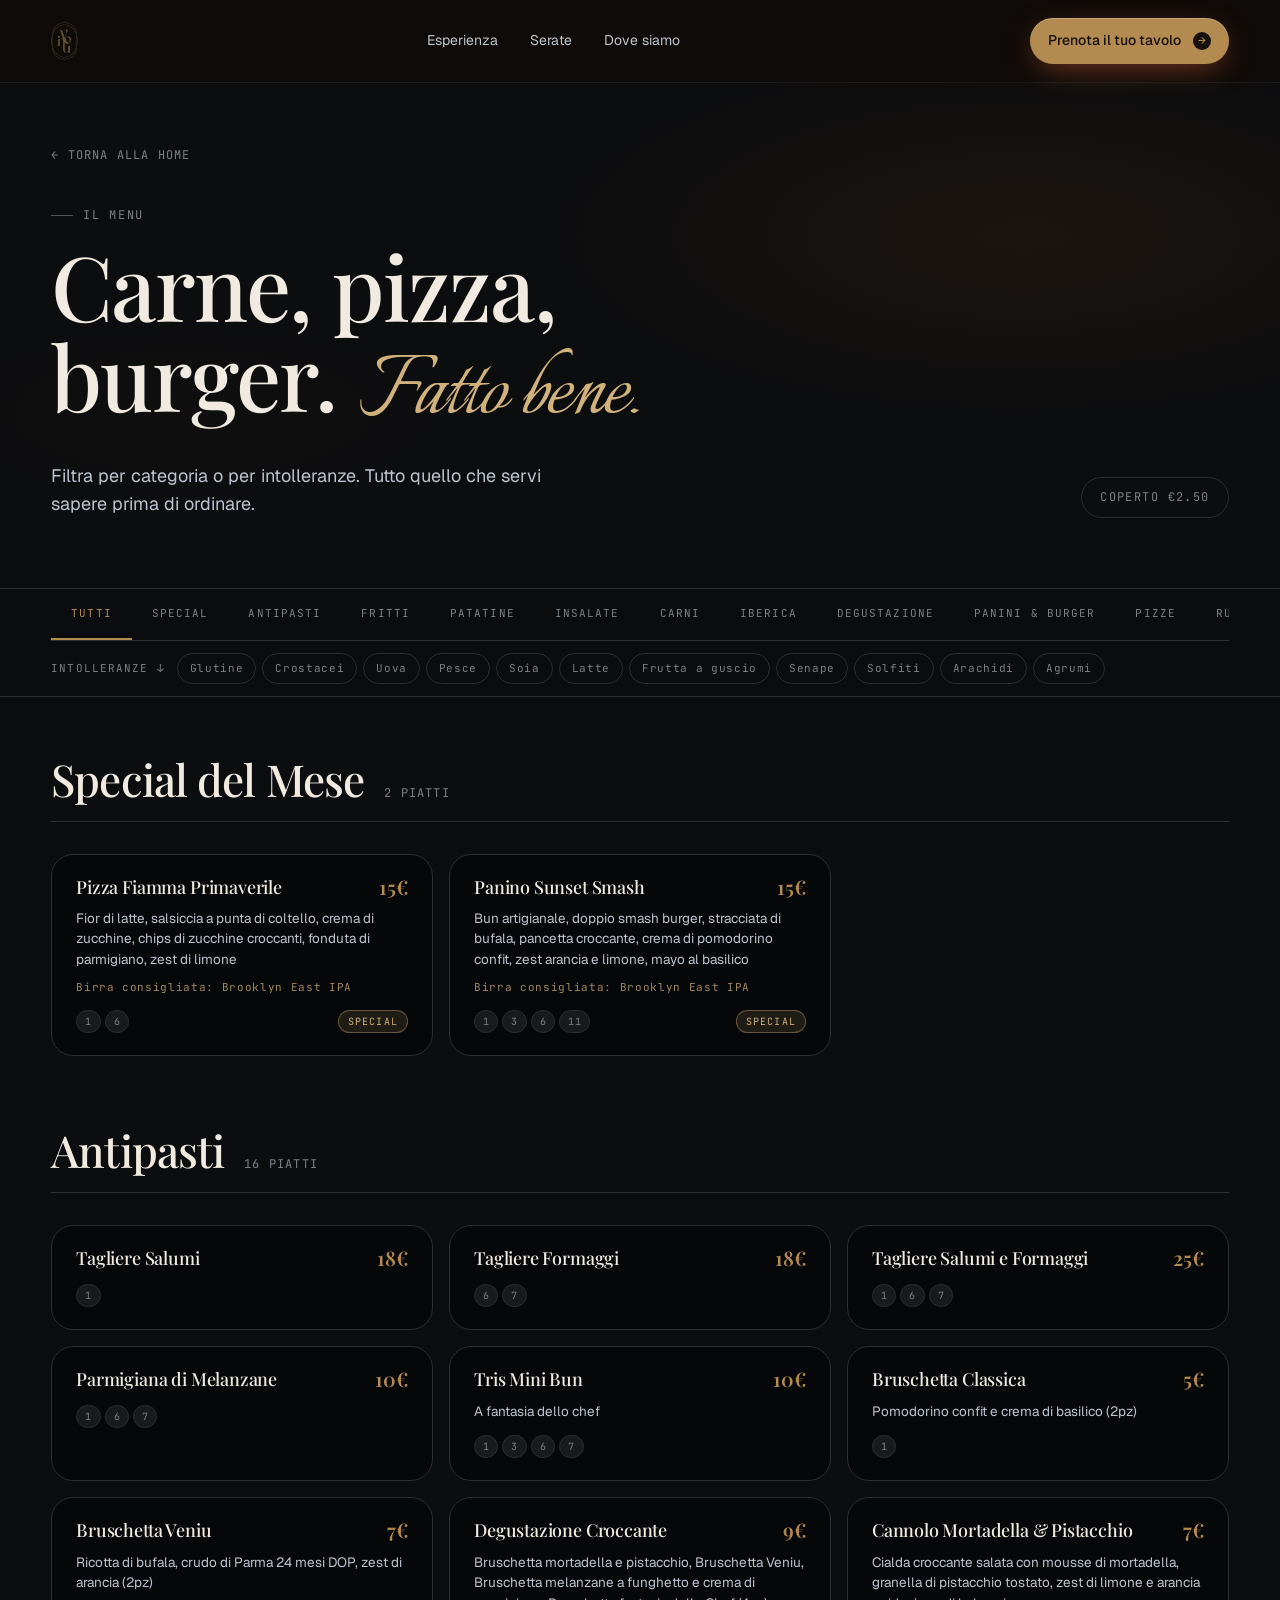
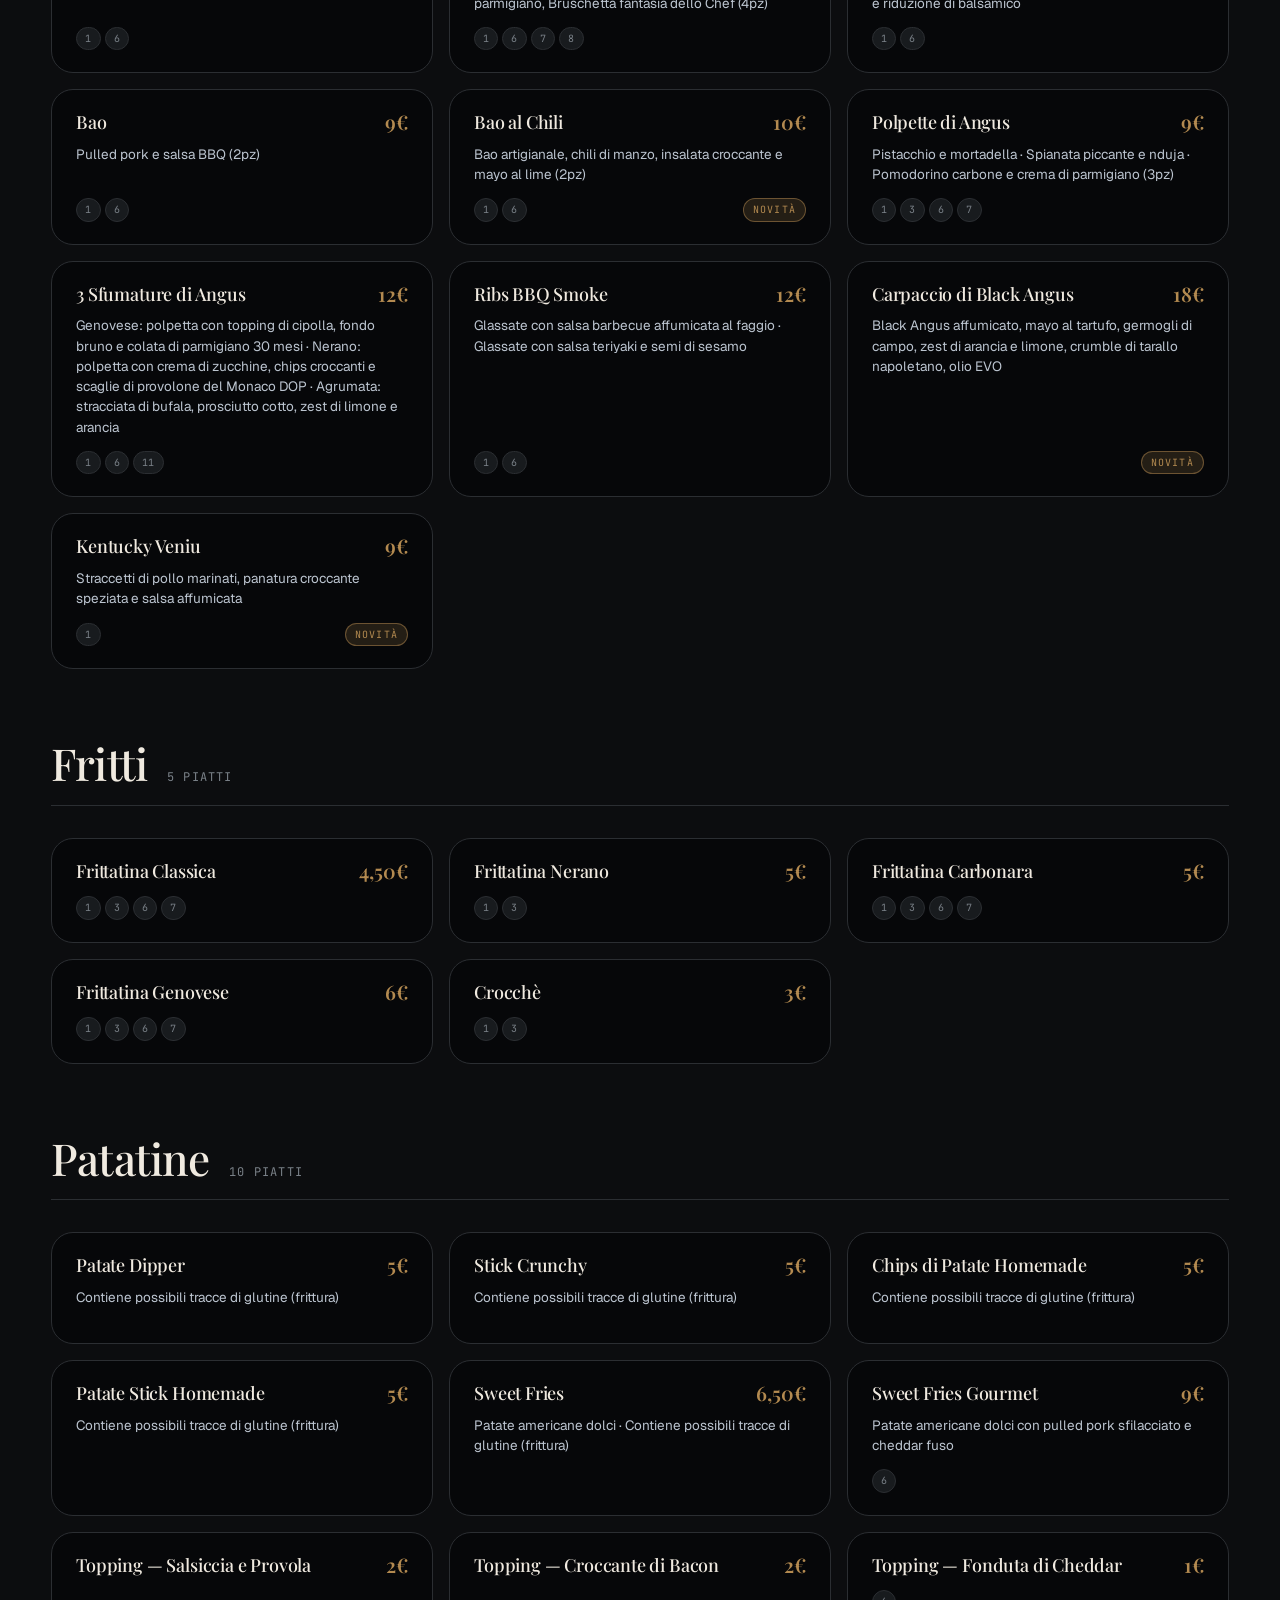
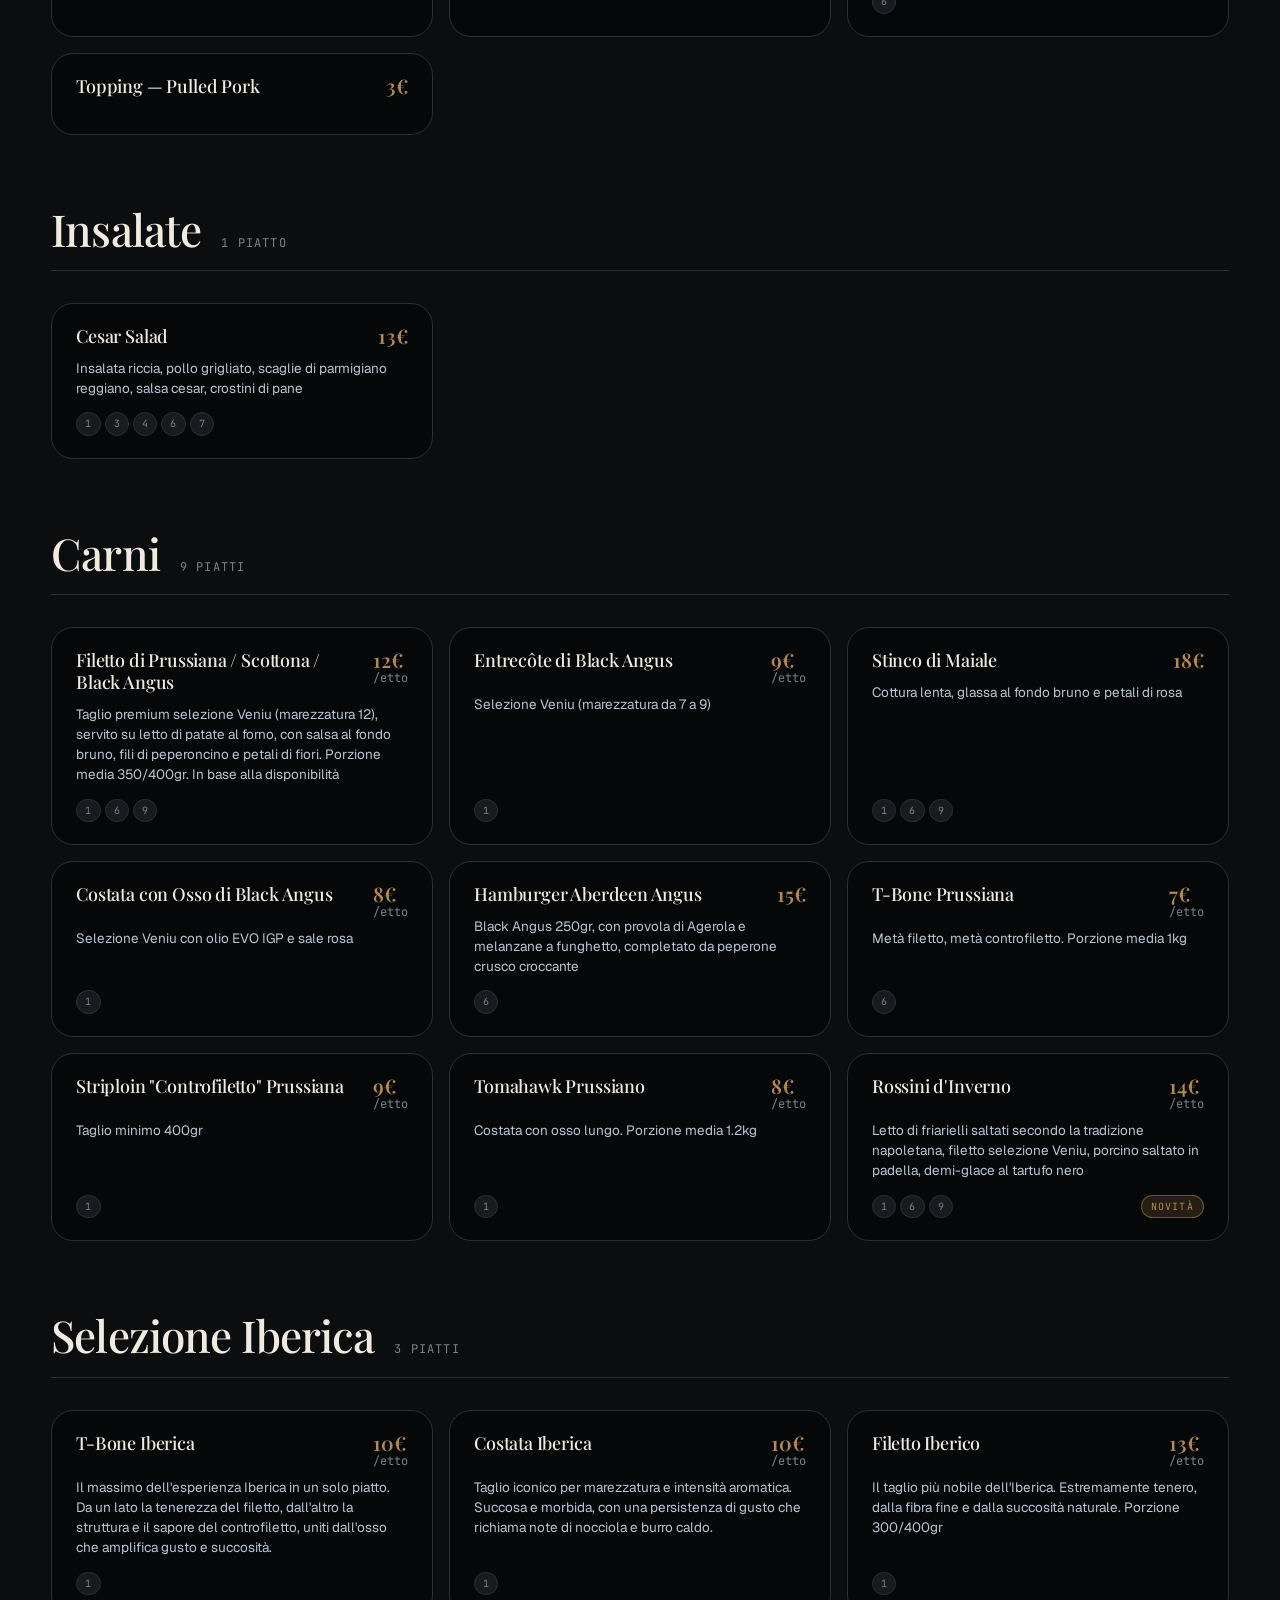
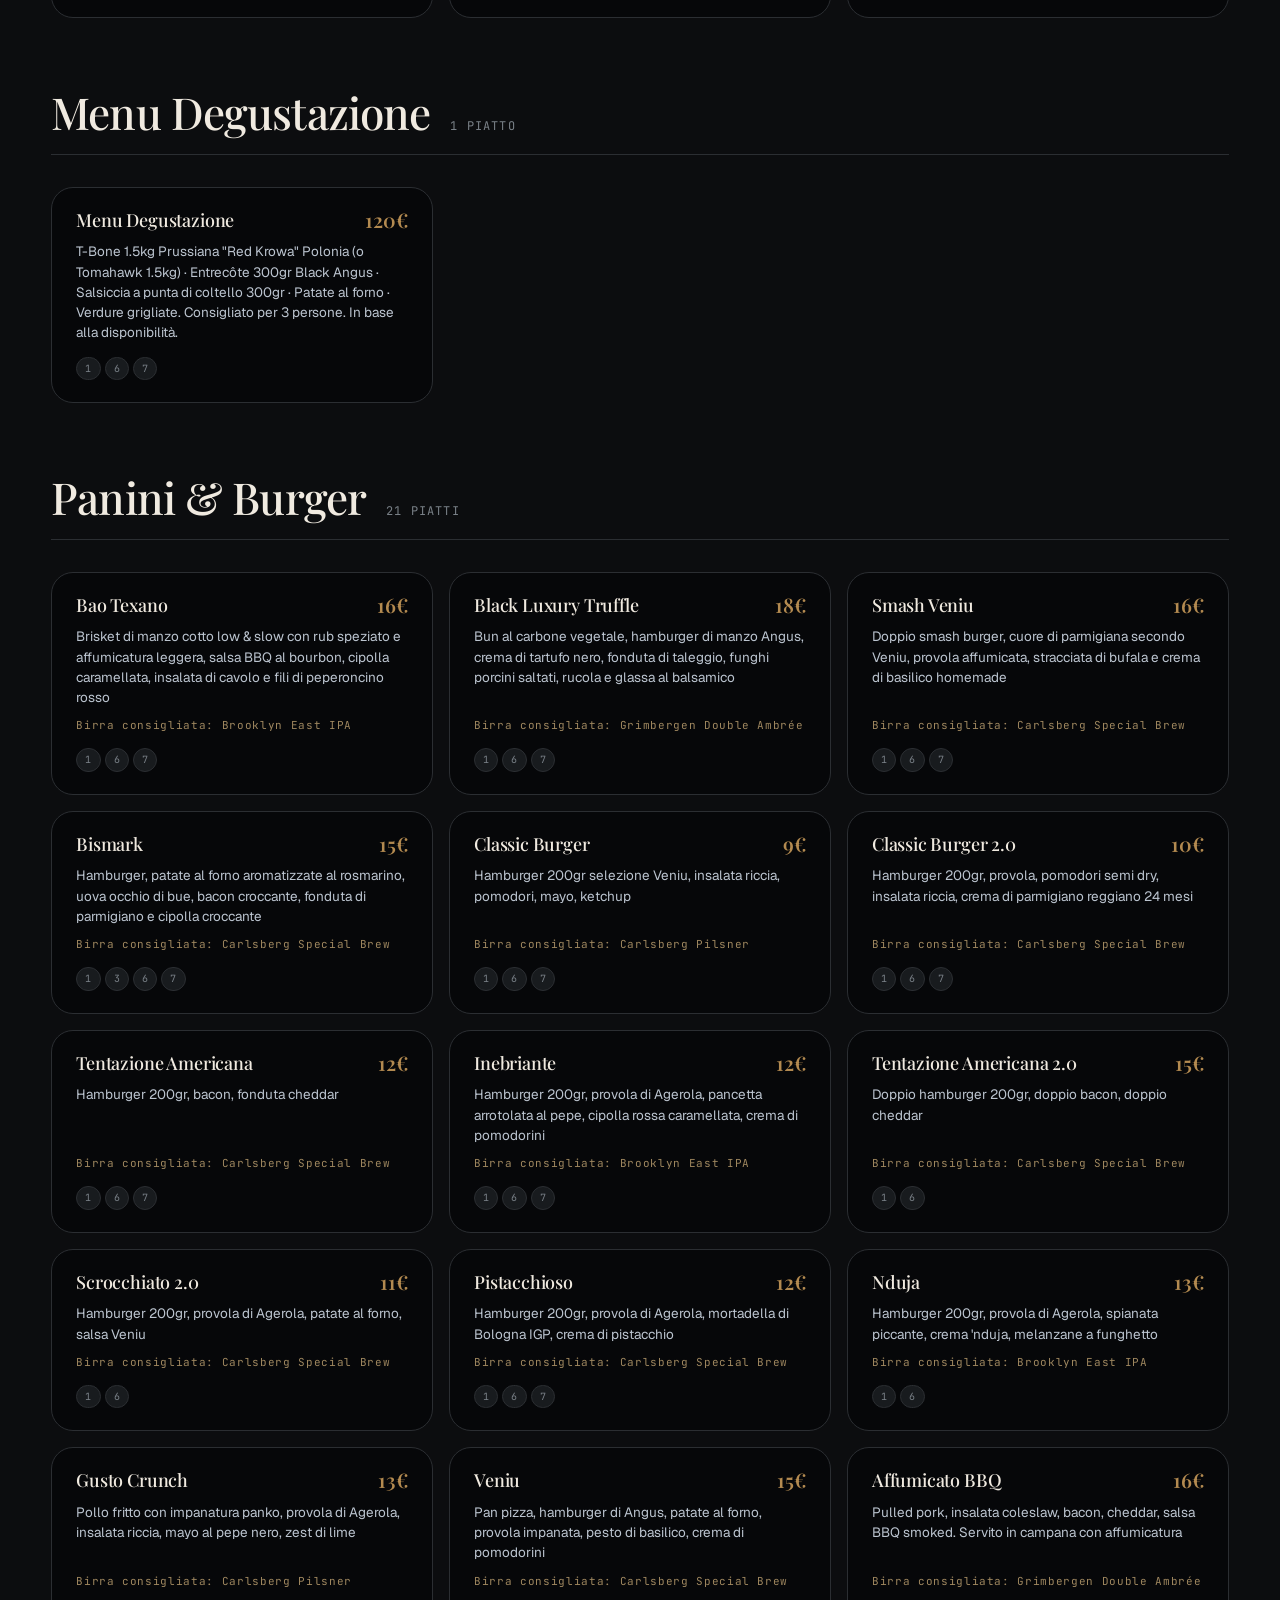
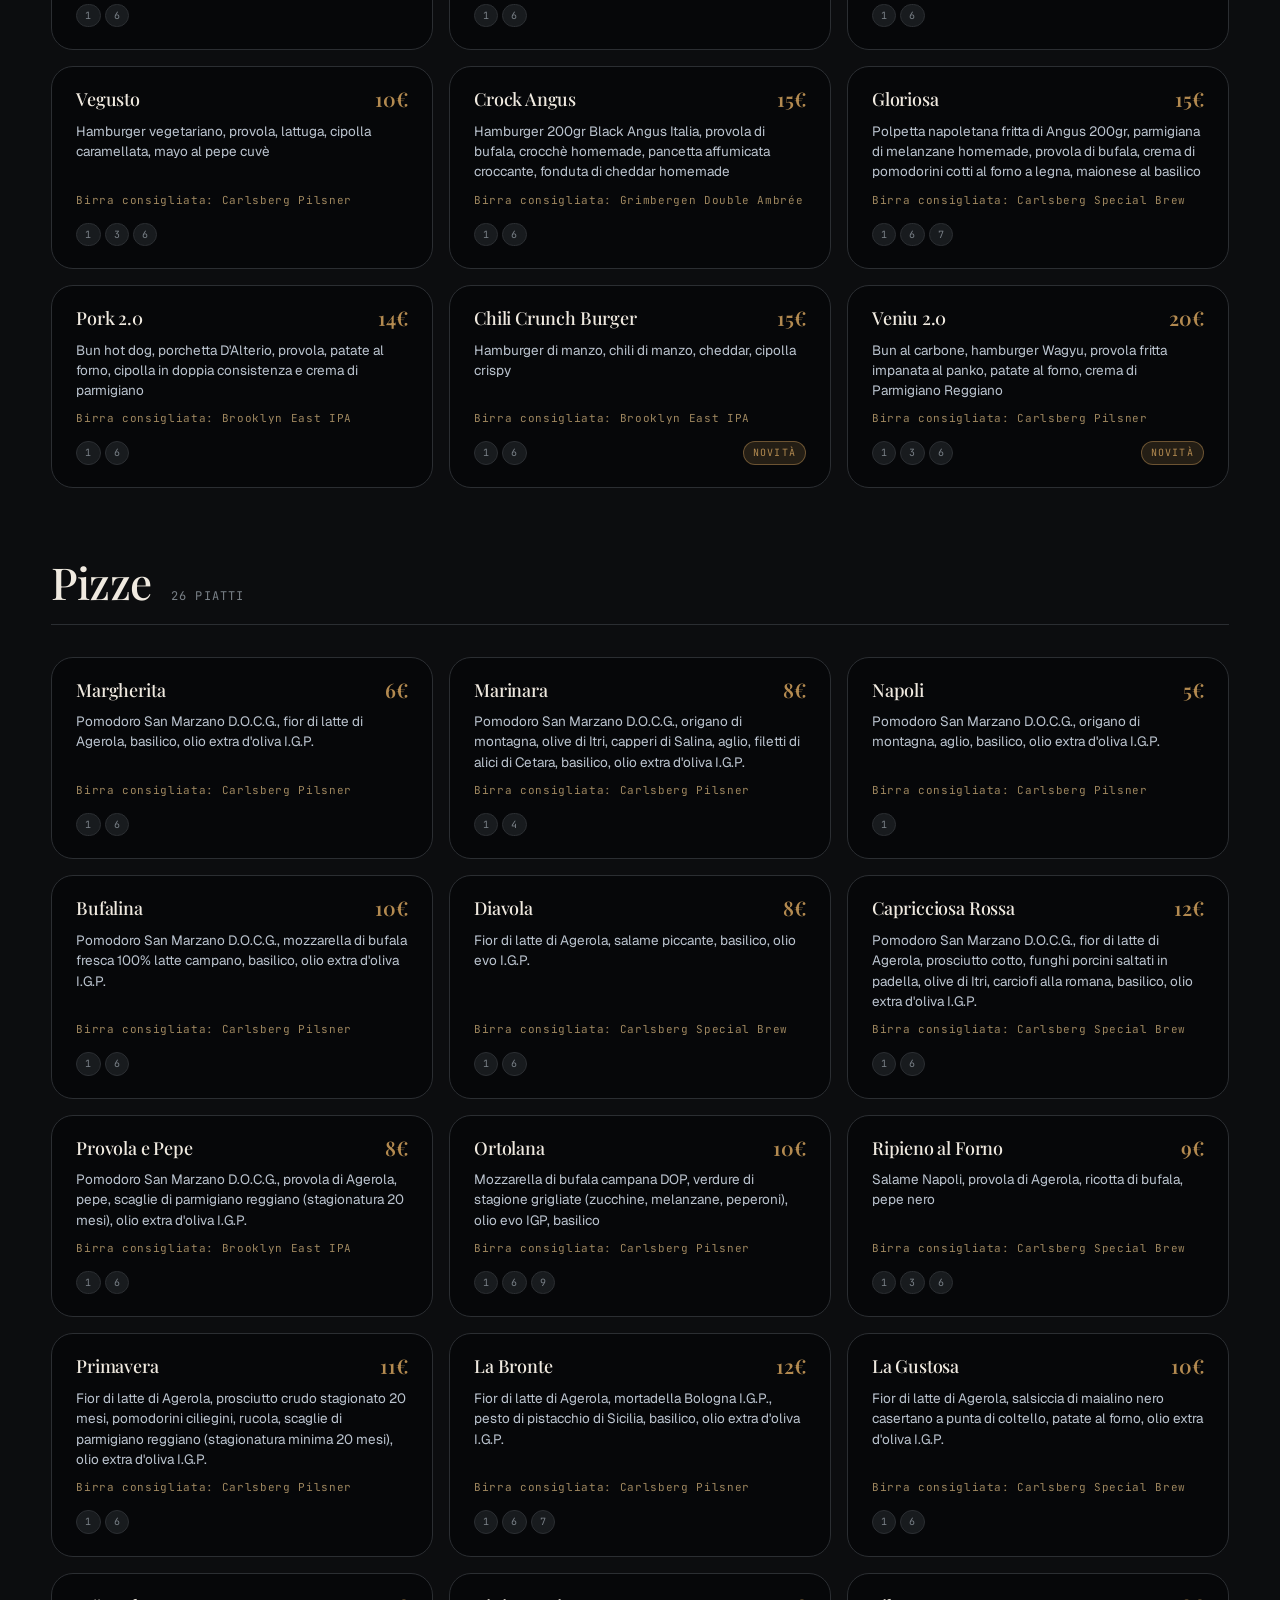
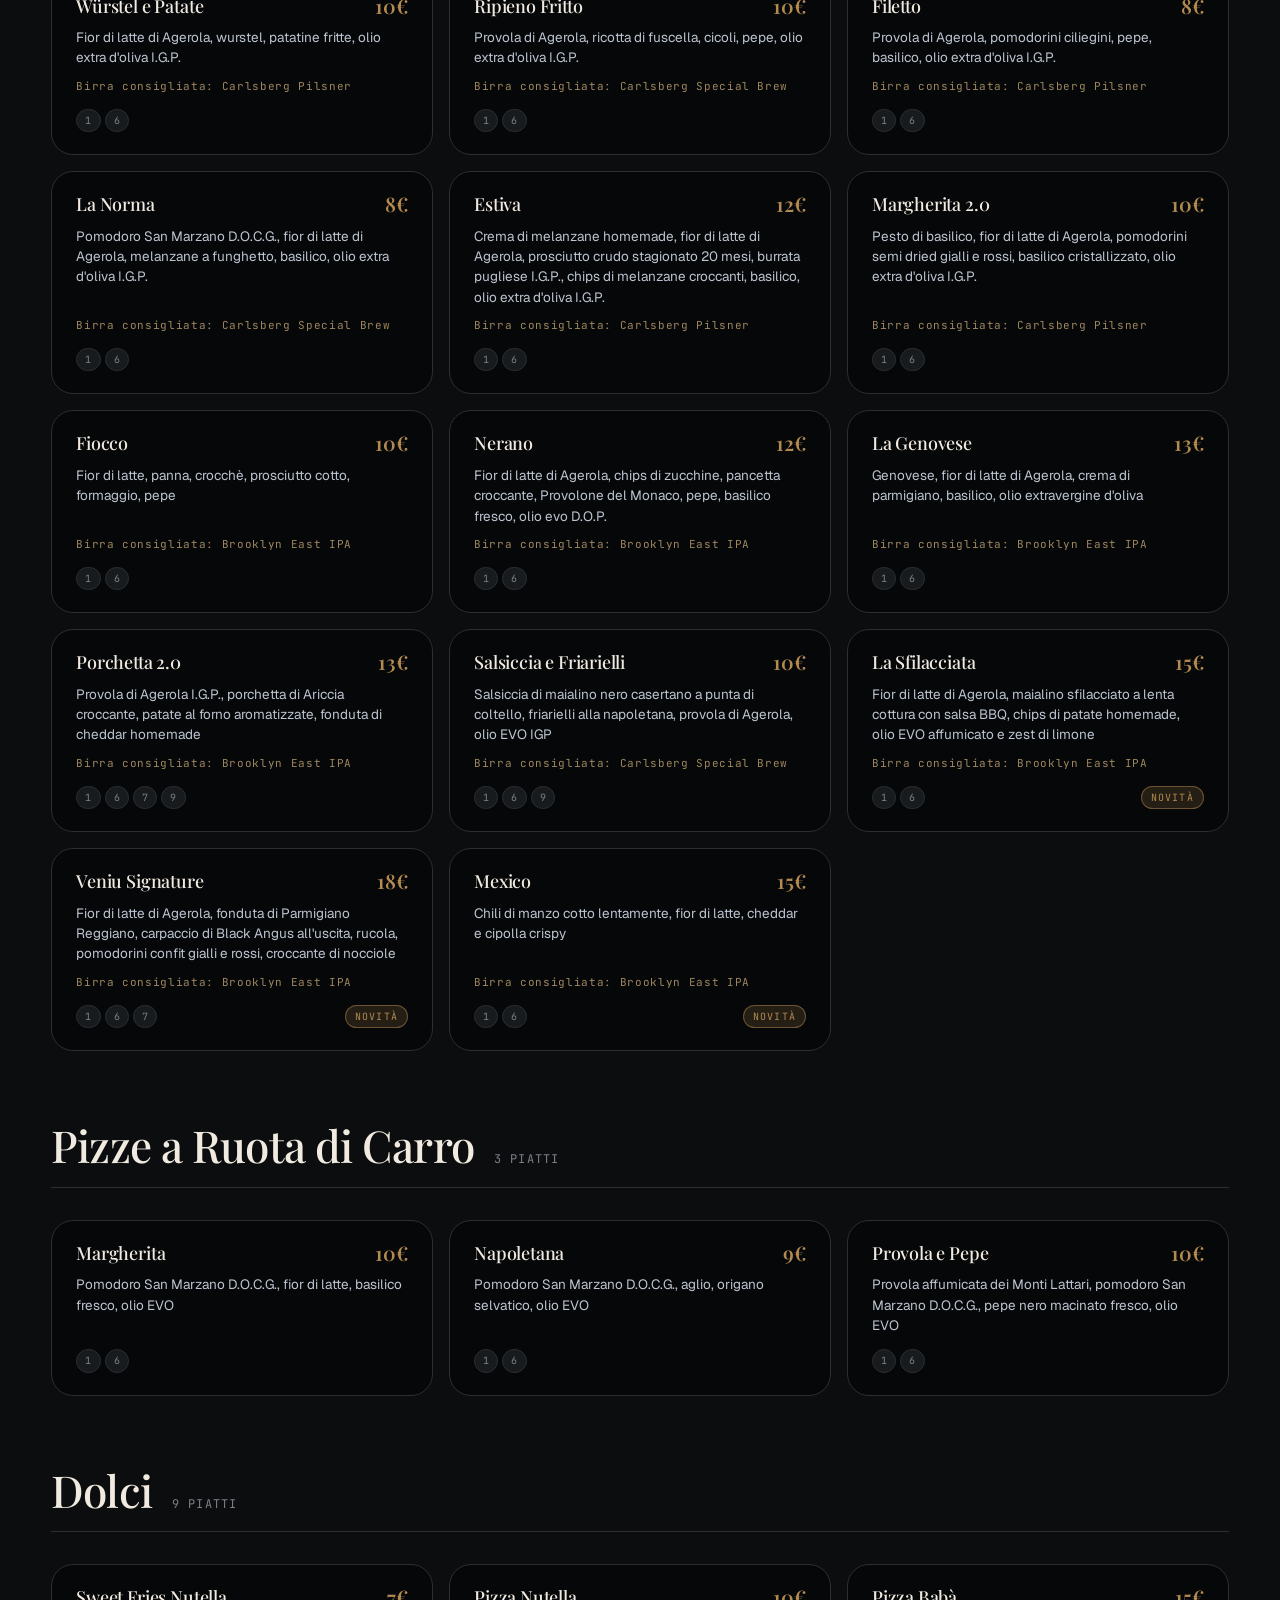
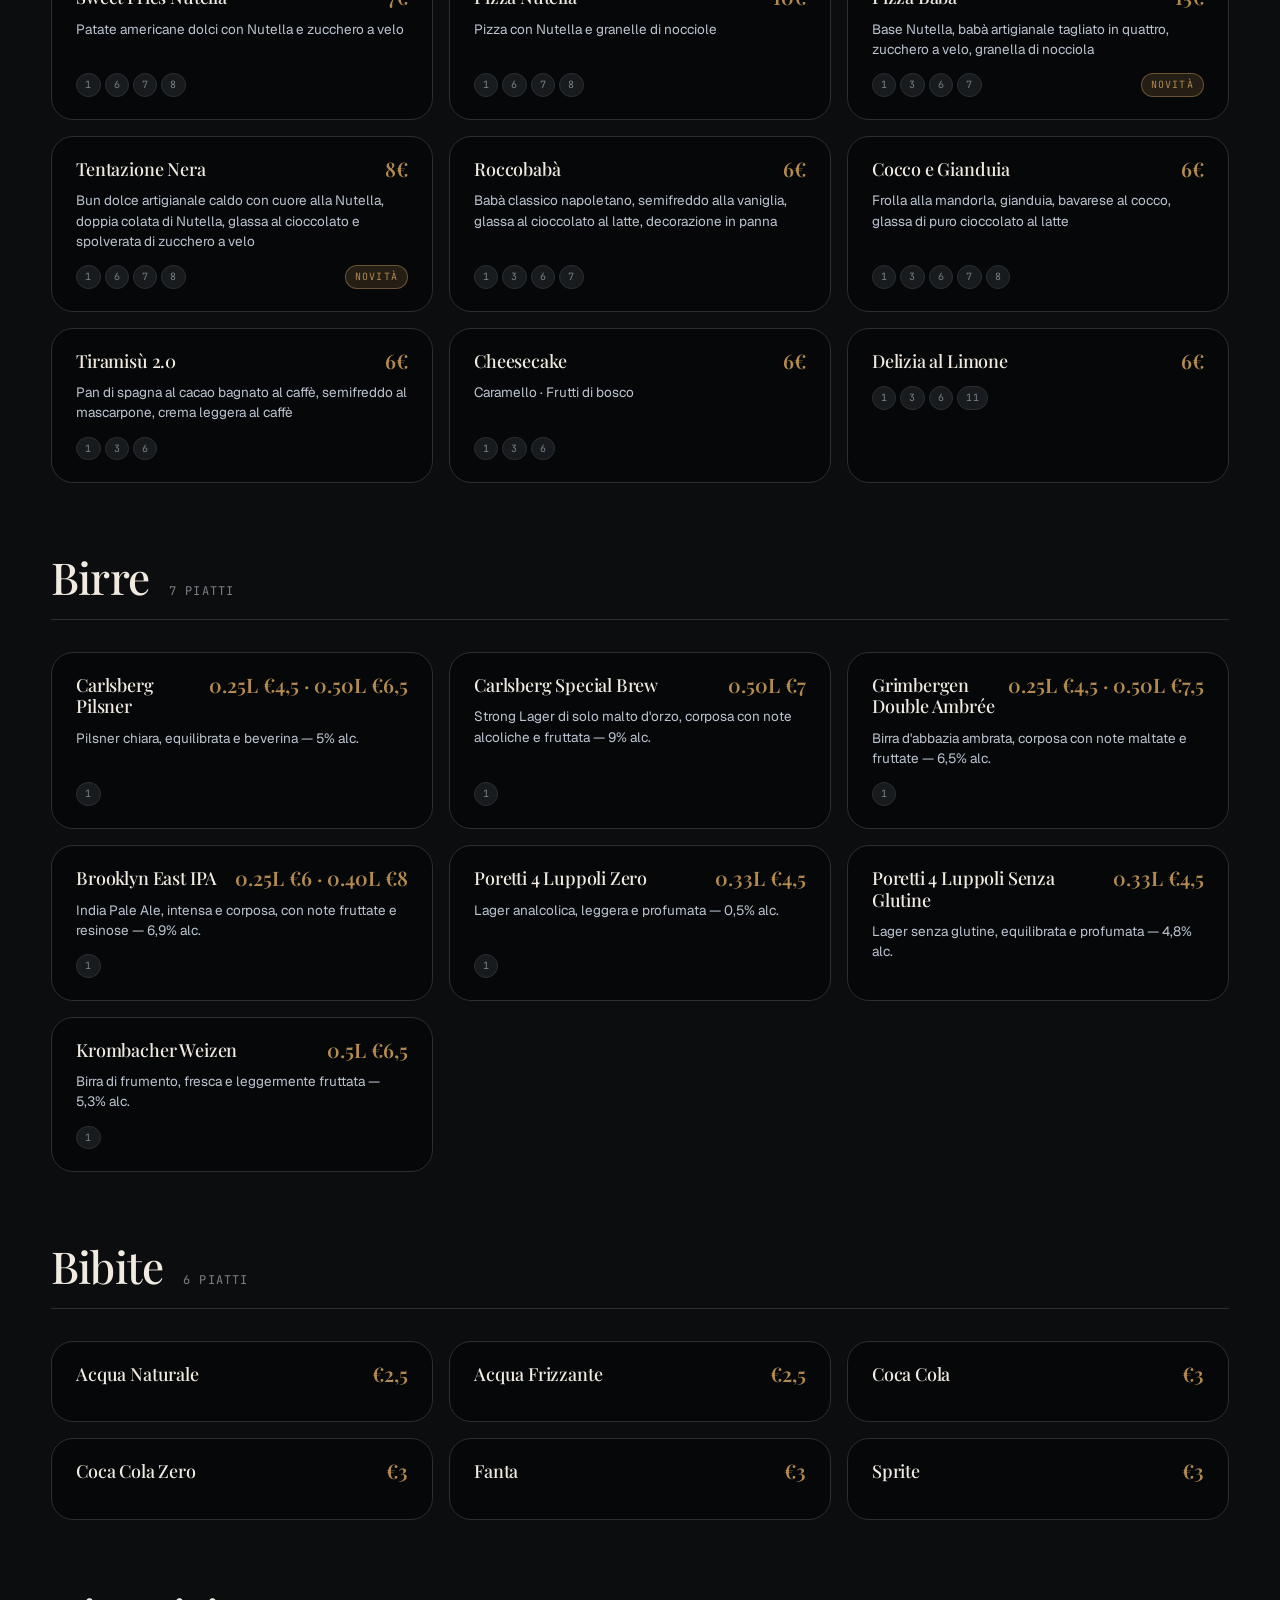
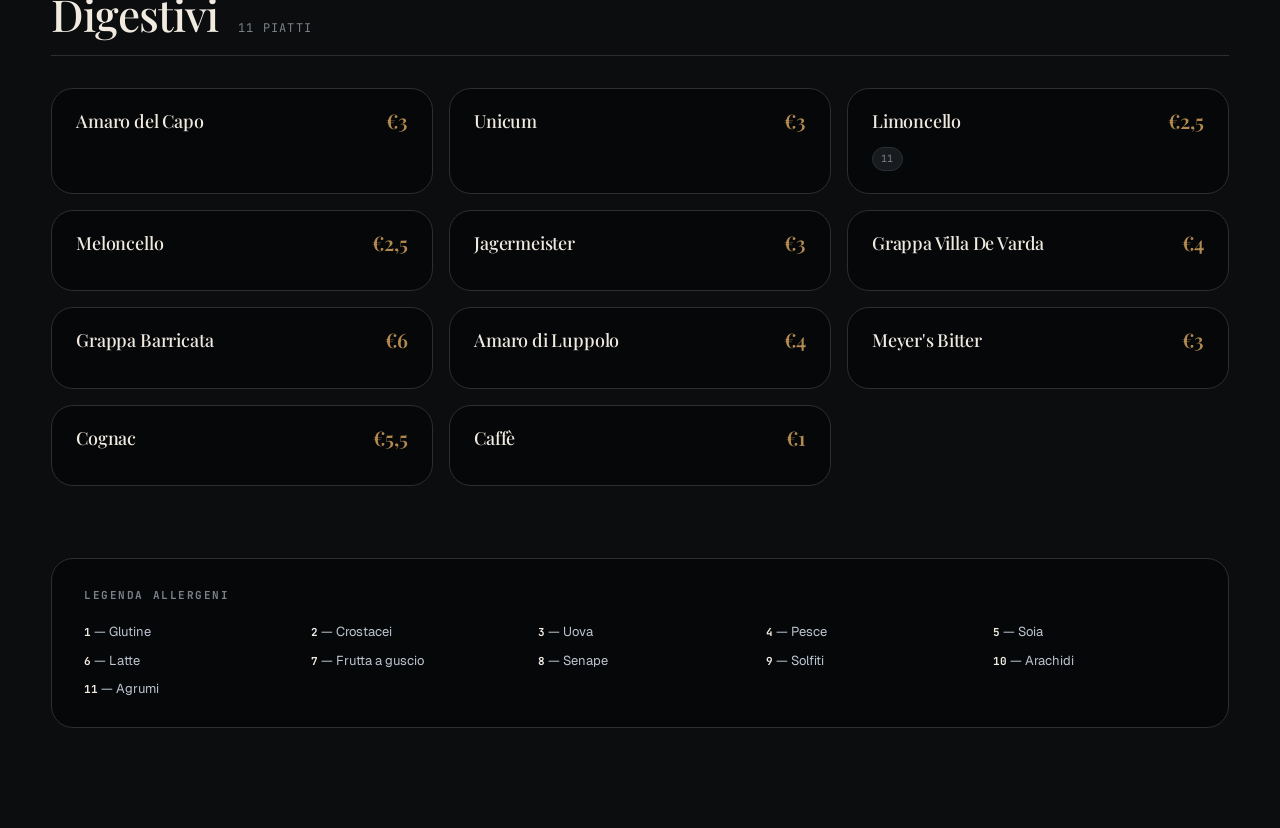
<file: menu.html>
<!doctype html>
<html lang="it">
<head>
<meta charset="utf-8" />
<meta name="viewport" content="width=device-width, initial-scale=1" />
<title>Menu — Veniu</title>
<link rel="icon" type="image/png" href="assets/logo.png">
<link rel="preconnect" href="https://fonts.googleapis.com">
<link rel="preconnect" href="https://fonts.gstatic.com" crossorigin>
<link rel="stylesheet" href="https://fonts.googleapis.com/css2?family=Geist:wght@300..700&family=JetBrains+Mono:wght@400;500&family=Allura&family=Italianno&family=Playfair+Display:ital,wght@0,400..900;1,400..900&family=Cormorant+Garamond:ital,wght@0,300..700;1,300..700&display=swap">
<link rel="stylesheet" href="style.css">
<style>
/* ── Menu page extras ─────────────────────────── */
.menu-hero {
  padding: 140px 0 70px;
  background:
    radial-gradient(ellipse 60% 50% at 80% 40%, oklch(0.26 0.04 62 / 0.4) 0%, transparent 65%),
    radial-gradient(ellipse 40% 30% at 15% 70%, oklch(0.22 0.025 55 / 0.18) 0%, transparent 60%);
  border-bottom: 1px solid var(--line);
}
.menu-hero-inner {
  display: flex;
  align-items: flex-end;
  justify-content: space-between;
  gap: 40px;
  flex-wrap: wrap;
}
.menu-hero h1 {
  font-size: clamp(48px, 7vw, 100px);
  margin: 16px 0 0;
}
.menu-hero .sub {
  color: var(--fg-dim);
  font-size: 18px;
  max-width: 44ch;
  margin: 16px 0 0;
}
.coperto-note {
  font-family: var(--mono);
  font-size: 12px;
  letter-spacing: 0.12em;
  text-transform: uppercase;
  color: var(--fg-mute);
  border: 1px solid var(--line);
  border-radius: 999px;
  padding: 10px 18px;
  white-space: nowrap;
  align-self: flex-end;
}

/* ── Sticky filter bar ────────────────────────── */
.filter-bar {
  position: sticky;
  top: 72px;
  z-index: 40;
  background: oklch(0.16 0.005 250 / 0.9);
  backdrop-filter: blur(14px) saturate(130%);
  border-bottom: 1px solid var(--line);
  padding: 0;
}
.filter-bar-inner {
  display: flex;
  flex-direction: column;
  gap: 0;
}

/* category tabs */
.cat-tabs {
  display: flex;
  gap: 0;
  overflow-x: auto;
  scrollbar-width: none;
  border-bottom: 1px solid var(--line);
}
.cat-tabs::-webkit-scrollbar { display: none; }
.cat-tab {
  font-family: var(--mono);
  font-size: 11px;
  letter-spacing: 0.1em;
  text-transform: uppercase;
  color: var(--fg-mute);
  padding: 16px 20px;
  white-space: nowrap;
  border-bottom: 2px solid transparent;
  transition: color .2s, border-color .2s;
  flex-shrink: 0;
}
.cat-tab:hover { color: var(--fg); }
.cat-tab.active { color: var(--ember); border-bottom-color: var(--ember); }

/* allergen filter row */
.allergy-row {
  display: flex;
  align-items: center;
  gap: 12px;
  padding: 12px 0;
  flex-wrap: wrap;
}
.allergy-label {
  font-family: var(--mono);
  font-size: 11px;
  letter-spacing: 0.1em;
  text-transform: uppercase;
  color: var(--fg-mute);
  white-space: nowrap;
  flex-shrink: 0;
}
.allergy-chips {
  display: flex;
  gap: 6px;
  flex-wrap: wrap;
}
.allergy-chip {
  font-family: var(--mono);
  font-size: 11px;
  letter-spacing: 0.06em;
  padding: 6px 12px;
  border-radius: 999px;
  border: 1px solid var(--line);
  color: var(--fg-mute);
  transition: background .15s, border-color .15s, color .15s;
  cursor: pointer;
  user-select: none;
}
.allergy-chip:hover { color: var(--fg); border-color: var(--fg-mute); }
.allergy-chip.active {
  background: oklch(0.55 0.21 28 / 0.18);
  border-color: oklch(0.55 0.21 28 / 0.7);
  color: oklch(0.80 0.10 28);
}

/* search */
.search-wrap {
  position: relative;
}
.search-input {
  background: var(--bg-2);
  border: 1px solid var(--line);
  border-radius: 999px;
  padding: 8px 16px 8px 36px;
  color: var(--fg);
  font-family: var(--sans);
  font-size: 14px;
  width: 240px;
  transition: border-color .2s, width .3s;
  outline: none;
}
.search-input::placeholder { color: var(--fg-mute); }
.search-input:focus { border-color: var(--ember); width: 300px; }
.search-icon {
  position: absolute;
  left: 12px;
  top: 50%;
  transform: translateY(-50%);
  color: var(--fg-mute);
  font-size: 14px;
  pointer-events: none;
}

/* ── Menu content ─────────────────────────────── */
.menu-body { padding: 60px 0 100px; }

.menu-category {
  margin-bottom: 72px;
}
.menu-category[data-cat].hidden { display: none; }

.cat-header {
  display: flex;
  align-items: baseline;
  gap: 20px;
  margin-bottom: 32px;
  padding-bottom: 18px;
  border-bottom: 1px solid var(--line);
}
.cat-header h2 {
  font-size: clamp(28px, 3.5vw, 44px);
  margin: 0;
}
.cat-header .cat-count {
  font-family: var(--mono);
  font-size: 12px;
  letter-spacing: 0.1em;
  color: var(--fg-mute);
  text-transform: uppercase;
}

/* item grid */
.items-grid {
  display: grid;
  grid-template-columns: repeat(auto-fill, minmax(320px, 1fr));
  gap: 16px;
}

/* item card */
.item-card {
  background: var(--bg-2);
  border: 1px solid var(--line);
  border-radius: var(--radius-lg);
  padding: 22px 24px;
  display: flex;
  flex-direction: column;
  gap: 10px;
  transition: border-color .2s, transform .2s;
  position: relative;
}
.item-card:hover {
  border-color: oklch(0.38 0.015 80);
  transform: translateY(-2px);
}
.item-card.hidden { display: none; }

.item-top {
  display: flex;
  align-items: flex-start;
  justify-content: space-between;
  gap: 12px;
}
.item-name {
  font-family: var(--display);
  font-size: 18px;
  font-weight: 500;
  letter-spacing: -0.01em;
  line-height: 1.2;
}
.item-price {
  font-family: var(--display);
  font-size: 20px;
  font-weight: 600;
  color: var(--ember);
  white-space: nowrap;
  line-height: 1;
}
.item-price .unit {
  font-size: 12px;
  font-family: var(--mono);
  font-weight: 400;
  color: var(--fg-mute);
  display: block;
  text-align: right;
  margin-top: 2px;
}
.item-desc {
  font-size: 13.5px;
  color: var(--fg-dim);
  line-height: 1.5;
  flex: 1;
}
.item-beer {
  font-family: var(--mono);
  font-size: 11px;
  letter-spacing: 0.06em;
  color: var(--gold);
  opacity: 0.75;
}
.item-footer {
  display: flex;
  align-items: center;
  justify-content: space-between;
  gap: 8px;
  margin-top: 4px;
}
.item-allergens {
  display: flex;
  gap: 4px;
  flex-wrap: wrap;
}
.allergen-tag {
  font-family: var(--mono);
  font-size: 10px;
  padding: 3px 8px;
  border-radius: 999px;
  background: oklch(0.22 0.008 250);
  border: 1px solid var(--line);
  color: var(--fg-mute);
  letter-spacing: 0.04em;
  cursor: default;
}
.allergen-tag.flagged {
  background: oklch(0.55 0.21 28 / 0.15);
  border-color: oklch(0.55 0.21 28 / 0.5);
  color: oklch(0.80 0.10 28);
}
.badge-new {
  font-family: var(--mono);
  font-size: 10px;
  letter-spacing: 0.12em;
  text-transform: uppercase;
  background: oklch(0.66 0.09 75 / 0.18);
  border: 1px solid oklch(0.66 0.09 75 / 0.5);
  color: var(--ember);
  padding: 3px 9px;
  border-radius: 999px;
}
.badge-special {
  font-family: var(--mono);
  font-size: 10px;
  letter-spacing: 0.12em;
  text-transform: uppercase;
  background: oklch(0.78 0.08 80 / 0.12);
  border: 1px solid oklch(0.78 0.08 80 / 0.4);
  color: var(--gold);
  padding: 3px 9px;
  border-radius: 999px;
}

/* no-results */
.no-results {
  text-align: center;
  padding: 60px 20px;
  color: var(--fg-mute);
  font-family: var(--mono);
  font-size: 13px;
  letter-spacing: 0.08em;
  text-transform: uppercase;
  display: none;
}

/* allergen legend */
.allergen-legend {
  background: var(--bg-2);
  border: 1px solid var(--line);
  border-radius: var(--radius-lg);
  padding: 28px 32px;
  margin-top: 60px;
}
.allergen-legend h3 {
  font-family: var(--mono);
  font-size: 11px;
  letter-spacing: 0.14em;
  text-transform: uppercase;
  color: var(--fg-mute);
  margin: 0 0 18px;
}
.legend-grid {
  display: grid;
  grid-template-columns: repeat(auto-fill, minmax(180px, 1fr));
  gap: 8px 24px;
}
.legend-item {
  font-size: 13px;
  color: var(--fg-dim);
}
.legend-item strong {
  color: var(--fg);
  font-family: var(--mono);
  font-size: 11px;
}

/* back link */
.back-link {
  display: inline-flex;
  align-items: center;
  gap: 8px;
  font-family: var(--mono);
  font-size: 12px;
  letter-spacing: 0.1em;
  text-transform: uppercase;
  color: var(--fg-mute);
  transition: color .2s;
  margin-bottom: 32px;
}
.back-link:hover { color: var(--fg); }

/* ── Responsive ───────────────────────────────── */
@media (max-width: 860px) {
  .menu-hero-inner { flex-direction: column; align-items: flex-start; }
  .filter-bar-top { flex-direction: column; align-items: flex-start; }
  .search-input { width: 100%; }
  .search-input:focus { width: 100%; }
  .items-grid { grid-template-columns: 1fr; }
  .allergy-row { flex-wrap: wrap; }
}
@media (max-width: 640px) {
  .cat-tab { padding: 14px 14px; font-size: 10px; }
  .allergy-chip { font-size: 10px; padding: 5px 10px; }
}
</style>
</head>
<body>

<!-- NAV -->
<nav class="nav">
  <div class="wrap nav-inner">
    <a href="index.html" class="logo">
      <img class="logo-mark" src="assets/logo.png" alt="Veniu">
    </a>
    <div class="nav-links">
      <a href="index.html#esperienza">Esperienza</a>
      <a href="index.html#serate">Serate</a>
      <a href="index.html#dove">Dove siamo</a>
    </div>
    <a href="index.html#prenota" class="btn btn-primary">
      Prenota il tuo tavolo
      <span class="arrow">→</span>
    </a>
  </div>
</nav>

<!-- HERO -->
<header class="menu-hero">
  <div class="wrap">
    <a href="index.html" class="back-link">← Torna alla home</a>
    <div class="menu-hero-inner">
      <div>
        <span class="eyebrow">Il Menu</span>
        <h1 class="display">
          Carne, pizza,<br>burger.
          <em class="em-accent">Fatto bene.</em>
        </h1>
        <p class="sub">
          Filtra per categoria o per intolleranze. Tutto quello che servi sapere prima di ordinare.
        </p>
      </div>
      <span class="coperto-note">Coperto €2.50</span>
    </div>
  </div>
</header>

<!-- FILTER BAR -->
<div class="filter-bar" id="filter-bar">
  <div class="wrap">
    <div class="cat-tabs" id="cat-tabs" role="tablist">
      <button class="cat-tab active" data-cat="all" role="tab">Tutti</button>
      <button class="cat-tab" data-cat="special" role="tab">Special</button>
      <button class="cat-tab" data-cat="antipasti" role="tab">Antipasti</button>
      <button class="cat-tab" data-cat="fritti" role="tab">Fritti</button>
      <button class="cat-tab" data-cat="patatine" role="tab">Patatine</button>
      <button class="cat-tab" data-cat="insalate" role="tab">Insalate</button>
      <button class="cat-tab" data-cat="carni" role="tab">Carni</button>
      <button class="cat-tab" data-cat="iberica" role="tab">Iberica</button>
      <button class="cat-tab" data-cat="degustazione" role="tab">Degustazione</button>
      <button class="cat-tab" data-cat="panini" role="tab">Panini &amp; Burger</button>
      <button class="cat-tab" data-cat="pizze" role="tab">Pizze</button>
      <button class="cat-tab" data-cat="pizze-ruota" role="tab">Ruota di Carro</button>
      <button class="cat-tab" data-cat="dolci" role="tab">Dolci</button>
      <button class="cat-tab" data-cat="birre" role="tab">Birre</button>
      <button class="cat-tab" data-cat="bibite" role="tab">Bibite</button>
      <button class="cat-tab" data-cat="digestivi" role="tab">Digestivi</button>
    </div>
    <div class="allergy-row">
      <span class="allergy-label">Intolleranze ↓</span>
      <div class="allergy-chips" id="allergy-chips">
        <button class="allergy-chip" data-allergen="1">Glutine</button>
        <button class="allergy-chip" data-allergen="2">Crostacei</button>
        <button class="allergy-chip" data-allergen="3">Uova</button>
        <button class="allergy-chip" data-allergen="4">Pesce</button>
        <button class="allergy-chip" data-allergen="5">Soia</button>
        <button class="allergy-chip" data-allergen="6">Latte</button>
        <button class="allergy-chip" data-allergen="7">Frutta a guscio</button>
        <button class="allergy-chip" data-allergen="8">Senape</button>
        <button class="allergy-chip" data-allergen="9">Solfiti</button>
        <button class="allergy-chip" data-allergen="10">Arachidi</button>
        <button class="allergy-chip" data-allergen="11">Agrumi</button>
      </div>
    </div>
  </div>
</div>

<!-- MENU BODY -->
<main class="menu-body" id="menu-body">
  <div class="wrap">
    <div id="no-results" class="no-results">Nessun piatto trovato per i filtri selezionati</div>
  </div>
</main>

<script>
// ─── Data ────────────────────────────────────────────────────────
const ALLERGEN_NAMES = {
  1:'Glutine',2:'Crostacei',3:'Uova',4:'Pesce',5:'Soia',
  6:'Latte',7:'Frutta a guscio',8:'Senape',9:'Solfiti',
  10:'Arachidi',11:'Agrumi'
};

const CATEGORIES = [
  { id:'special',      label:'Special del Mese' },
  { id:'antipasti',    label:'Antipasti' },
  { id:'fritti',       label:'Fritti' },
  { id:'patatine',     label:'Patatine' },
  { id:'insalate',     label:'Insalate' },
  { id:'carni',        label:'Carni' },
  { id:'iberica',      label:'Selezione Iberica' },
  { id:'degustazione', label:'Menu Degustazione' },
  { id:'panini',       label:'Panini &amp; Burger' },
  { id:'pizze',        label:'Pizze' },
  { id:'pizze-ruota',  label:'Pizze a Ruota di Carro' },
  { id:'dolci',        label:'Dolci' },
  { id:'birre',        label:'Birre' },
  { id:'bibite',       label:'Bibite' },
  { id:'digestivi',    label:'Digestivi' },
];

// price: number = fixed; string with '€/etto' = per weight; array = multiple sizes [{label,price}]
const ITEMS = [
  // ── SPECIAL ────────────────────────────────────────────
  { cat:'special', name:'Pizza Fiamma Primaverile', desc:'Fior di latte, salsiccia a punta di coltello, crema di zucchine, chips di zucchine croccanti, fonduta di parmigiano, zest di limone', beer:'Birra consigliata: Brooklyn East IPA', price:15, allergens:[1,6], isNew:false },
  { cat:'special', name:'Panino Sunset Smash', desc:'Bun artigianale, doppio smash burger, stracciata di bufala, pancetta croccante, crema di pomodorino confit, zest arancia e limone, mayo al basilico', beer:'Birra consigliata: Brooklyn East IPA', price:15, allergens:[1,3,6,11], isNew:false },

  // ── ANTIPASTI ──────────────────────────────────────────
  { cat:'antipasti', name:'Tagliere Salumi', desc:null, price:18, allergens:[1] },
  { cat:'antipasti', name:'Tagliere Formaggi', desc:null, price:18, allergens:[6,7] },
  { cat:'antipasti', name:'Tagliere Salumi e Formaggi', desc:null, price:25, allergens:[1,6,7] },
  { cat:'antipasti', name:'Parmigiana di Melanzane', desc:null, price:10, allergens:[1,6,7] },
  { cat:'antipasti', name:'Tris Mini Bun', desc:'A fantasia dello chef', price:10, allergens:[1,3,6,7] },
  { cat:'antipasti', name:'Bruschetta Classica', desc:'Pomodorino confit e crema di basilico (2pz)', price:5, allergens:[1] },
  { cat:'antipasti', name:'Bruschetta Veniu', desc:'Ricotta di bufala, crudo di Parma 24 mesi DOP, zest di arancia (2pz)', price:7, allergens:[1,6] },
  { cat:'antipasti', name:'Degustazione Croccante', desc:'Bruschetta mortadella e pistacchio, Bruschetta Veniu, Bruschetta melanzane a funghetto e crema di parmigiano, Bruschetta fantasia dello Chef (4pz)', price:9, allergens:[1,6,7,8] },
  { cat:'antipasti', name:'Cannolo Mortadella & Pistacchio', desc:'Cialda croccante salata con mousse di mortadella, granella di pistacchio tostato, zest di limone e arancia e riduzione di balsamico', price:7, allergens:[1,6] },
  { cat:'antipasti', name:'Bao', desc:'Pulled pork e salsa BBQ (2pz)', price:9, allergens:[1,6] },
  { cat:'antipasti', name:'Bao al Chili', desc:'Bao artigianale, chili di manzo, insalata croccante e mayo al lime (2pz)', price:10, allergens:[1,6], isNew:true },
  { cat:'antipasti', name:'Polpette di Angus', desc:'Pistacchio e mortadella · Spianata piccante e nduja · Pomodorino carbone e crema di parmigiano (3pz)', price:9, allergens:[1,3,6,7] },
  { cat:'antipasti', name:'3 Sfumature di Angus', desc:'Genovese: polpetta con topping di cipolla, fondo bruno e colata di parmigiano 30 mesi · Nerano: polpetta con crema di zucchine, chips croccanti e scaglie di provolone del Monaco DOP · Agrumata: stracciata di bufala, prosciutto cotto, zest di limone e arancia', price:12, allergens:[1,6,11] },
  { cat:'antipasti', name:'Ribs BBQ Smoke', desc:'Glassate con salsa barbecue affumicata al faggio · Glassate con salsa teriyaki e semi di sesamo', price:12, allergens:[1,6] },
  { cat:'antipasti', name:'Carpaccio di Black Angus', desc:'Black Angus affumicato, mayo al tartufo, germogli di campo, zest di arancia e limone, crumble di tarallo napoletano, olio EVO', price:18, allergens:[], isNew:true },
  { cat:'antipasti', name:'Kentucky Veniu', desc:'Straccetti di pollo marinati, panatura croccante speziata e salsa affumicata', price:9, allergens:[1], isNew:true },

  // ── FRITTI ────────────────────────────────────────────
  { cat:'fritti', name:'Frittatina Classica', desc:null, price:4.50, allergens:[1,3,6,7] },
  { cat:'fritti', name:'Frittatina Nerano', desc:null, price:5, allergens:[1,3] },
  { cat:'fritti', name:'Frittatina Carbonara', desc:null, price:5, allergens:[1,3,6,7] },
  { cat:'fritti', name:'Frittatina Genovese', desc:null, price:6, allergens:[1,3,6,7] },
  { cat:'fritti', name:'Crocchè', desc:null, price:3, allergens:[1,3] },

  // ── PATATINE ──────────────────────────────────────────
  { cat:'patatine', name:'Patate Dipper', desc:'Contiene possibili tracce di glutine (frittura)', price:5, allergens:[] },
  { cat:'patatine', name:'Stick Crunchy', desc:'Contiene possibili tracce di glutine (frittura)', price:5, allergens:[] },
  { cat:'patatine', name:'Chips di Patate Homemade', desc:'Contiene possibili tracce di glutine (frittura)', price:5, allergens:[] },
  { cat:'patatine', name:'Patate Stick Homemade', desc:'Contiene possibili tracce di glutine (frittura)', price:5, allergens:[] },
  { cat:'patatine', name:'Sweet Fries', desc:'Patate americane dolci · Contiene possibili tracce di glutine (frittura)', price:6.50, allergens:[] },
  { cat:'patatine', name:'Sweet Fries Gourmet', desc:'Patate americane dolci con pulled pork sfilacciato e cheddar fuso', price:9, allergens:[6] },
  { cat:'patatine', name:'Topping — Salsiccia e Provola', desc:null, price:2, allergens:[] },
  { cat:'patatine', name:'Topping — Croccante di Bacon', desc:null, price:2, allergens:[] },
  { cat:'patatine', name:'Topping — Fonduta di Cheddar', desc:null, price:1, allergens:[6] },
  { cat:'patatine', name:'Topping — Pulled Pork', desc:null, price:3, allergens:[] },

  // ── INSALATE ──────────────────────────────────────────
  { cat:'insalate', name:'Cesar Salad', desc:'Insalata riccia, pollo grigliato, scaglie di parmigiano reggiano, salsa cesar, crostini di pane', price:13, allergens:[1,3,4,6,7] },

  // ── CARNI ─────────────────────────────────────────────
  { cat:'carni', name:'Filetto di Prussiana / Scottona / Black Angus', desc:'Taglio premium selezione Veniu (marezzatura 12), servito su letto di patate al forno, con salsa al fondo bruno, fili di peperoncino e petali di fiori. Porzione media 350/400gr. In base alla disponibilità', price:'12€/etto', allergens:[1,6,9] },
  { cat:'carni', name:'Entrecôte di Black Angus', desc:'Selezione Veniu (marezzatura da 7 a 9)', price:'9€/etto', allergens:[1] },
  { cat:'carni', name:'Stinco di Maiale', desc:'Cottura lenta, glassa al fondo bruno e petali di rosa', price:18, allergens:[1,6,9] },
  { cat:'carni', name:'Costata con Osso di Black Angus', desc:'Selezione Veniu con olio EVO IGP e sale rosa', price:'8€/etto', allergens:[1] },
  { cat:'carni', name:'Hamburger Aberdeen Angus', desc:'Black Angus 250gr, con provola di Agerola e melanzane a funghetto, completato da peperone crusco croccante', price:15, allergens:[6] },
  { cat:'carni', name:'T-Bone Prussiana', desc:'Metà filetto, metà controfiletto. Porzione media 1kg', price:'7€/etto', allergens:[6] },
  { cat:'carni', name:'Striploin "Controfiletto" Prussiana', desc:'Taglio minimo 400gr', price:'9€/etto', allergens:[1] },
  { cat:'carni', name:'Tomahawk Prussiano', desc:'Costata con osso lungo. Porzione media 1.2kg', price:'8€/etto', allergens:[1] },
  { cat:'carni', name:'Rossini d\'Inverno', desc:'Letto di friarielli saltati secondo la tradizione napoletana, filetto selezione Veniu, porcino saltato in padella, demi-glace al tartufo nero', price:'14€/etto', allergens:[1,6,9], isNew:true },

  // ── IBERICA ───────────────────────────────────────────
  { cat:'iberica', name:'T-Bone Iberica', desc:'Il massimo dell\'esperienza Iberica in un solo piatto. Da un lato la tenerezza del filetto, dall\'altro la struttura e il sapore del controfiletto, uniti dall\'osso che amplifica gusto e succosità.', price:'10€/etto', allergens:[1] },
  { cat:'iberica', name:'Costata Iberica', desc:'Taglio iconico per marezzatura e intensità aromatica. Succosa e morbida, con una persistenza di gusto che richiama note di nocciola e burro caldo.', price:'10€/etto', allergens:[1] },
  { cat:'iberica', name:'Filetto Iberico', desc:'Il taglio più nobile dell\'Iberica. Estremamente tenero, dalla fibra fine e dalla succosità naturale. Porzione 300/400gr', price:'13€/etto', allergens:[1] },

  // ── DEGUSTAZIONE ──────────────────────────────────────
  { cat:'degustazione', name:'Menu Degustazione', desc:'T-Bone 1.5kg Prussiana "Red Krowa" Polonia (o Tomahawk 1.5kg) · Entrecôte 300gr Black Angus · Salsiccia a punta di coltello 300gr · Patate al forno · Verdure grigliate. Consigliato per 3 persone. In base alla disponibilità.', price:120, allergens:[1,6,7] },

  // ── PANINI & BURGER ───────────────────────────────────
  { cat:'panini', name:'Bao Texano', desc:'Brisket di manzo cotto low & slow con rub speziato e affumicatura leggera, salsa BBQ al bourbon, cipolla caramellata, insalata di cavolo e fili di peperoncino rosso', beer:'Birra consigliata: Brooklyn East IPA', price:16, allergens:[1,6,7] },
  { cat:'panini', name:'Black Luxury Truffle', desc:'Bun al carbone vegetale, hamburger di manzo Angus, crema di tartufo nero, fonduta di taleggio, funghi porcini saltati, rucola e glassa al balsamico', beer:'Birra consigliata: Grimbergen Double Ambrée', price:18, allergens:[1,6,7] },
  { cat:'panini', name:'Smash Veniu', desc:'Doppio smash burger, cuore di parmigiana secondo Veniu, provola affumicata, stracciata di bufala e crema di basilico homemade', beer:'Birra consigliata: Carlsberg Special Brew', price:16, allergens:[1,6,7] },
  { cat:'panini', name:'Bismark', desc:'Hamburger, patate al forno aromatizzate al rosmarino, uova occhio di bue, bacon croccante, fonduta di parmigiano e cipolla croccante', beer:'Birra consigliata: Carlsberg Special Brew', price:15, allergens:[1,3,6,7] },
  { cat:'panini', name:'Classic Burger', desc:'Hamburger 200gr selezione Veniu, insalata riccia, pomodori, mayo, ketchup', beer:'Birra consigliata: Carlsberg Pilsner', price:9, allergens:[1,6,7] },
  { cat:'panini', name:'Classic Burger 2.0', desc:'Hamburger 200gr, provola, pomodori semi dry, insalata riccia, crema di parmigiano reggiano 24 mesi', beer:'Birra consigliata: Carlsberg Special Brew', price:10, allergens:[1,6,7] },
  { cat:'panini', name:'Tentazione Americana', desc:'Hamburger 200gr, bacon, fonduta cheddar', beer:'Birra consigliata: Carlsberg Special Brew', price:12, allergens:[1,6,7] },
  { cat:'panini', name:'Inebriante', desc:'Hamburger 200gr, provola di Agerola, pancetta arrotolata al pepe, cipolla rossa caramellata, crema di pomodorini', beer:'Birra consigliata: Brooklyn East IPA', price:12, allergens:[1,6,7] },
  { cat:'panini', name:'Tentazione Americana 2.0', desc:'Doppio hamburger 200gr, doppio bacon, doppio cheddar', beer:'Birra consigliata: Carlsberg Special Brew', price:15, allergens:[1,6] },
  { cat:'panini', name:'Scrocchiato 2.0', desc:'Hamburger 200gr, provola di Agerola, patate al forno, salsa Veniu', beer:'Birra consigliata: Carlsberg Special Brew', price:11, allergens:[1,6] },
  { cat:'panini', name:'Pistacchioso', desc:'Hamburger 200gr, provola di Agerola, mortadella di Bologna IGP, crema di pistacchio', beer:'Birra consigliata: Carlsberg Special Brew', price:12, allergens:[1,6,7] },
  { cat:'panini', name:'Nduja', desc:'Hamburger 200gr, provola di Agerola, spianata piccante, crema \'nduja, melanzane a funghetto', beer:'Birra consigliata: Brooklyn East IPA', price:13, allergens:[1,6] },
  { cat:'panini', name:'Gusto Crunch', desc:'Pollo fritto con impanatura panko, provola di Agerola, insalata riccia, mayo al pepe nero, zest di lime', beer:'Birra consigliata: Carlsberg Pilsner', price:13, allergens:[1,6] },
  { cat:'panini', name:'Veniu', desc:'Pan pizza, hamburger di Angus, patate al forno, provola impanata, pesto di basilico, crema di pomodorini', beer:'Birra consigliata: Carlsberg Special Brew', price:15, allergens:[1,6] },
  { cat:'panini', name:'Affumicato BBQ', desc:'Pulled pork, insalata coleslaw, bacon, cheddar, salsa BBQ smoked. Servito in campana con affumicatura', beer:'Birra consigliata: Grimbergen Double Ambrée', price:16, allergens:[1,6] },
  { cat:'panini', name:'Vegusto', desc:'Hamburger vegetariano, provola, lattuga, cipolla caramellata, mayo al pepe cuvè', beer:'Birra consigliata: Carlsberg Pilsner', price:10, allergens:[1,3,6] },
  { cat:'panini', name:'Crock Angus', desc:'Hamburger 200gr Black Angus Italia, provola di bufala, crocchè homemade, pancetta affumicata croccante, fonduta di cheddar homemade', beer:'Birra consigliata: Grimbergen Double Ambrée', price:15, allergens:[1,6] },
  { cat:'panini', name:'Gloriosa', desc:'Polpetta napoletana fritta di Angus 200gr, parmigiana di melanzane homemade, provola di bufala, crema di pomodorini cotti al forno a legna, maionese al basilico', beer:'Birra consigliata: Carlsberg Special Brew', price:15, allergens:[1,6,7] },
  { cat:'panini', name:'Pork 2.0', desc:'Bun hot dog, porchetta D\'Alterio, provola, patate al forno, cipolla in doppia consistenza e crema di parmigiano', beer:'Birra consigliata: Brooklyn East IPA', price:14, allergens:[1,6] },
  { cat:'panini', name:'Chili Crunch Burger', desc:'Hamburger di manzo, chili di manzo, cheddar, cipolla crispy', beer:'Birra consigliata: Brooklyn East IPA', price:15, allergens:[1,6], isNew:true },
  { cat:'panini', name:'Veniu 2.0', desc:'Bun al carbone, hamburger Wagyu, provola fritta impanata al panko, patate al forno, crema di Parmigiano Reggiano', beer:'Birra consigliata: Carlsberg Pilsner', price:20, allergens:[1,3,6], isNew:true },

  // ── PIZZE ─────────────────────────────────────────────
  { cat:'pizze', name:'Margherita', desc:'Pomodoro San Marzano D.O.C.G., fior di latte di Agerola, basilico, olio extra d\'oliva I.G.P.', beer:'Birra consigliata: Carlsberg Pilsner', price:6, allergens:[1,6] },
  { cat:'pizze', name:'Marinara', desc:'Pomodoro San Marzano D.O.C.G., origano di montagna, olive di Itri, capperi di Salina, aglio, filetti di alici di Cetara, basilico, olio extra d\'oliva I.G.P.', beer:'Birra consigliata: Carlsberg Pilsner', price:8, allergens:[1,4] },
  { cat:'pizze', name:'Napoli', desc:'Pomodoro San Marzano D.O.C.G., origano di montagna, aglio, basilico, olio extra d\'oliva I.G.P.', beer:'Birra consigliata: Carlsberg Pilsner', price:5, allergens:[1] },
  { cat:'pizze', name:'Bufalina', desc:'Pomodoro San Marzano D.O.C.G., mozzarella di bufala fresca 100% latte campano, basilico, olio extra d\'oliva I.G.P.', beer:'Birra consigliata: Carlsberg Pilsner', price:10, allergens:[1,6] },
  { cat:'pizze', name:'Diavola', desc:'Fior di latte di Agerola, salame piccante, basilico, olio evo I.G.P.', beer:'Birra consigliata: Carlsberg Special Brew', price:8, allergens:[1,6] },
  { cat:'pizze', name:'Capricciosa Rossa', desc:'Pomodoro San Marzano D.O.C.G., fior di latte di Agerola, prosciutto cotto, funghi porcini saltati in padella, olive di Itri, carciofi alla romana, basilico, olio extra d\'oliva I.G.P.', beer:'Birra consigliata: Carlsberg Special Brew', price:12, allergens:[1,6] },
  { cat:'pizze', name:'Provola e Pepe', desc:'Pomodoro San Marzano D.O.C.G., provola di Agerola, pepe, scaglie di parmigiano reggiano (stagionatura 20 mesi), olio extra d\'oliva I.G.P.', beer:'Birra consigliata: Brooklyn East IPA', price:8, allergens:[1,6] },
  { cat:'pizze', name:'Ortolana', desc:'Mozzarella di bufala campana DOP, verdure di stagione grigliate (zucchine, melanzane, peperoni), olio evo IGP, basilico', beer:'Birra consigliata: Carlsberg Pilsner', price:10, allergens:[1,6,9] },
  { cat:'pizze', name:'Ripieno al Forno', desc:'Salame Napoli, provola di Agerola, ricotta di bufala, pepe nero', beer:'Birra consigliata: Carlsberg Special Brew', price:9, allergens:[1,3,6] },
  { cat:'pizze', name:'Primavera', desc:'Fior di latte di Agerola, prosciutto crudo stagionato 20 mesi, pomodorini ciliegini, rucola, scaglie di parmigiano reggiano (stagionatura minima 20 mesi), olio extra d\'oliva I.G.P.', beer:'Birra consigliata: Carlsberg Pilsner', price:11, allergens:[1,6] },
  { cat:'pizze', name:'La Bronte', desc:'Fior di latte di Agerola, mortadella Bologna I.G.P., pesto di pistacchio di Sicilia, basilico, olio extra d\'oliva I.G.P.', beer:'Birra consigliata: Carlsberg Pilsner', price:12, allergens:[1,6,7] },
  { cat:'pizze', name:'La Gustosa', desc:'Fior di latte di Agerola, salsiccia di maialino nero casertano a punta di coltello, patate al forno, olio extra d\'oliva I.G.P.', beer:'Birra consigliata: Carlsberg Special Brew', price:10, allergens:[1,6] },
  { cat:'pizze', name:'Würstel e Patate', desc:'Fior di latte di Agerola, wurstel, patatine fritte, olio extra d\'oliva I.G.P.', beer:'Birra consigliata: Carlsberg Pilsner', price:10, allergens:[1,6] },
  { cat:'pizze', name:'Ripieno Fritto', desc:'Provola di Agerola, ricotta di fuscella, cicoli, pepe, olio extra d\'oliva I.G.P.', beer:'Birra consigliata: Carlsberg Special Brew', price:10, allergens:[1,6] },
  { cat:'pizze', name:'Filetto', desc:'Provola di Agerola, pomodorini ciliegini, pepe, basilico, olio extra d\'oliva I.G.P.', beer:'Birra consigliata: Carlsberg Pilsner', price:8, allergens:[1,6] },
  { cat:'pizze', name:'La Norma', desc:'Pomodoro San Marzano D.O.C.G., fior di latte di Agerola, melanzane a funghetto, basilico, olio extra d\'oliva I.G.P.', beer:'Birra consigliata: Carlsberg Special Brew', price:8, allergens:[1,6] },
  { cat:'pizze', name:'Estiva', desc:'Crema di melanzane homemade, fior di latte di Agerola, prosciutto crudo stagionato 20 mesi, burrata pugliese I.G.P., chips di melanzane croccanti, basilico, olio extra d\'oliva I.G.P.', beer:'Birra consigliata: Carlsberg Pilsner', price:12, allergens:[1,6] },
  { cat:'pizze', name:'Margherita 2.0', desc:'Pesto di basilico, fior di latte di Agerola, pomodorini semi dried gialli e rossi, basilico cristallizzato, olio extra d\'oliva I.G.P.', beer:'Birra consigliata: Carlsberg Pilsner', price:10, allergens:[1,6] },
  { cat:'pizze', name:'Fiocco', desc:'Fior di latte, panna, crocchè, prosciutto cotto, formaggio, pepe', beer:'Birra consigliata: Brooklyn East IPA', price:10, allergens:[1,6] },
  { cat:'pizze', name:'Nerano', desc:'Fior di latte di Agerola, chips di zucchine, pancetta croccante, Provolone del Monaco, pepe, basilico fresco, olio evo D.O.P.', beer:'Birra consigliata: Brooklyn East IPA', price:12, allergens:[1,6] },
  { cat:'pizze', name:'La Genovese', desc:'Genovese, fior di latte di Agerola, crema di parmigiano, basilico, olio extravergine d\'oliva', beer:'Birra consigliata: Brooklyn East IPA', price:13, allergens:[1,6] },
  { cat:'pizze', name:'Porchetta 2.0', desc:'Provola di Agerola I.G.P., porchetta di Ariccia croccante, patate al forno aromatizzate, fonduta di cheddar homemade', beer:'Birra consigliata: Brooklyn East IPA', price:13, allergens:[1,6,7,9] },
  { cat:'pizze', name:'Salsiccia e Friarielli', desc:'Salsiccia di maialino nero casertano a punta di coltello, friarielli alla napoletana, provola di Agerola, olio EVO IGP', beer:'Birra consigliata: Carlsberg Special Brew', price:10, allergens:[1,6,9] },
  { cat:'pizze', name:'La Sfilacciata', desc:'Fior di latte di Agerola, maialino sfilacciato a lenta cottura con salsa BBQ, chips di patate homemade, olio EVO affumicato e zest di limone', beer:'Birra consigliata: Brooklyn East IPA', price:15, allergens:[1,6], isNew:true },
  { cat:'pizze', name:'Veniu Signature', desc:'Fior di latte di Agerola, fonduta di Parmigiano Reggiano, carpaccio di Black Angus all\'uscita, rucola, pomodorini confit gialli e rossi, croccante di nocciole', beer:'Birra consigliata: Brooklyn East IPA', price:18, allergens:[1,6,7], isNew:true },
  { cat:'pizze', name:'Mexico', desc:'Chili di manzo cotto lentamente, fior di latte, cheddar e cipolla crispy', beer:'Birra consigliata: Brooklyn East IPA', price:15, allergens:[1,6], isNew:true },

  // ── PIZZE A RUOTA DI CARRO ─────────────────────────────
  { cat:'pizze-ruota', name:'Margherita', desc:'Pomodoro San Marzano D.O.C.G., fior di latte, basilico fresco, olio EVO', price:10, allergens:[1,6] },
  { cat:'pizze-ruota', name:'Napoletana', desc:'Pomodoro San Marzano D.O.C.G., aglio, origano selvatico, olio EVO', price:9, allergens:[1,6] },
  { cat:'pizze-ruota', name:'Provola e Pepe', desc:'Provola affumicata dei Monti Lattari, pomodoro San Marzano D.O.C.G., pepe nero macinato fresco, olio EVO', price:10, allergens:[1,6] },

  // ── DOLCI ─────────────────────────────────────────────
  { cat:'dolci', name:'Sweet Fries Nutella', desc:'Patate americane dolci con Nutella e zucchero a velo', price:7, allergens:[1,6,7,8] },
  { cat:'dolci', name:'Pizza Nutella', desc:'Pizza con Nutella e granelle di nocciole', price:10, allergens:[1,6,7,8] },
  { cat:'dolci', name:'Pizza Babà', desc:'Base Nutella, babà artigianale tagliato in quattro, zucchero a velo, granella di nocciola', price:15, allergens:[1,3,6,7], isNew:true },
  { cat:'dolci', name:'Tentazione Nera', desc:'Bun dolce artigianale caldo con cuore alla Nutella, doppia colata di Nutella, glassa al cioccolato e spolverata di zucchero a velo', price:8, allergens:[1,6,7,8], isNew:true },
  { cat:'dolci', name:'Roccobabà', desc:'Babà classico napoletano, semifreddo alla vaniglia, glassa al cioccolato al latte, decorazione in panna', price:6, allergens:[1,3,6,7] },
  { cat:'dolci', name:'Cocco e Gianduia', desc:'Frolla alla mandorla, gianduia, bavarese al cocco, glassa di puro cioccolato al latte', price:6, allergens:[1,3,6,7,8] },
  { cat:'dolci', name:'Tiramisù 2.0', desc:'Pan di spagna al cacao bagnato al caffè, semifreddo al mascarpone, crema leggera al caffè', price:6, allergens:[1,3,6] },
  { cat:'dolci', name:'Cheesecake', desc:'Caramello · Frutti di bosco', price:6, allergens:[1,3,6] },
  { cat:'dolci', name:'Delizia al Limone', desc:null, price:6, allergens:[1,3,6,11] },

  // ── BIRRE ─────────────────────────────────────────────
  { cat:'birre', name:'Carlsberg Pilsner', desc:'Pilsner chiara, equilibrata e beverina — 5% alc.', price:'0.25L €4,5 · 0.50L €6,5', allergens:[1] },
  { cat:'birre', name:'Carlsberg Special Brew', desc:'Strong Lager di solo malto d\'orzo, corposa con note alcoliche e fruttata — 9% alc.', price:'0.50L €7', allergens:[1] },
  { cat:'birre', name:'Grimbergen Double Ambrée', desc:'Birra d\'abbazia ambrata, corposa con note maltate e fruttate — 6,5% alc.', price:'0.25L €4,5 · 0.50L €7,5', allergens:[1] },
  { cat:'birre', name:'Brooklyn East IPA', desc:'India Pale Ale, intensa e corposa, con note fruttate e resinose — 6,9% alc.', price:'0.25L €6 · 0.40L €8', allergens:[1] },
  { cat:'birre', name:'Poretti 4 Luppoli Zero', desc:'Lager analcolica, leggera e profumata — 0,5% alc.', price:'0.33L €4,5', allergens:[1] },
  { cat:'birre', name:'Poretti 4 Luppoli Senza Glutine', desc:'Lager senza glutine, equilibrata e profumata — 4,8% alc.', price:'0.33L €4,5', allergens:[] },
  { cat:'birre', name:'Krombacher Weizen', desc:'Birra di frumento, fresca e leggermente fruttata — 5,3% alc.', price:'0.5L €6,5', allergens:[1] },

  // ── BIBITE ────────────────────────────────────────────
  { cat:'bibite', name:'Acqua Naturale', desc:null, price:'€2,5', allergens:[] },
  { cat:'bibite', name:'Acqua Frizzante', desc:null, price:'€2,5', allergens:[] },
  { cat:'bibite', name:'Coca Cola', desc:null, price:'€3', allergens:[] },
  { cat:'bibite', name:'Coca Cola Zero', desc:null, price:'€3', allergens:[] },
  { cat:'bibite', name:'Fanta', desc:null, price:'€3', allergens:[] },
  { cat:'bibite', name:'Sprite', desc:null, price:'€3', allergens:[] },

  // ── DIGESTIVI ─────────────────────────────────────────
  { cat:'digestivi', name:'Amaro del Capo', desc:null, price:'€3', allergens:[] },
  { cat:'digestivi', name:'Unicum', desc:null, price:'€3', allergens:[] },
  { cat:'digestivi', name:'Limoncello', desc:null, price:'€2,5', allergens:[11] },
  { cat:'digestivi', name:'Meloncello', desc:null, price:'€2,5', allergens:[] },
  { cat:'digestivi', name:'Jagermeister', desc:null, price:'€3', allergens:[] },
  { cat:'digestivi', name:'Grappa Villa De Varda', desc:null, price:'€4', allergens:[] },
  { cat:'digestivi', name:'Grappa Barricata', desc:null, price:'€6', allergens:[] },
  { cat:'digestivi', name:'Amaro di Luppolo', desc:null, price:'€4', allergens:[] },
  { cat:'digestivi', name:"Meyer's Bitter", desc:null, price:'€3', allergens:[] },
  { cat:'digestivi', name:'Cognac', desc:null, price:'€5,5', allergens:[] },
  { cat:'digestivi', name:'Caffè', desc:null, price:'€1', allergens:[] },
];

// ─── State ───────────────────────────────────────────────────────
let activeCat = 'all';
let activeAllergens = new Set();

// ─── Build DOM ───────────────────────────────────────────────────
function formatPrice(p) {
  if (typeof p === 'number') {
    return { main: p % 1 === 0 ? p + '€' : p.toFixed(2).replace('.', ',') + '€', unit: null };
  }
  // string like '12€/etto' or '0.25L €4,5 · 0.50L €6,5'
  if (p.includes('/etto')) return { main: p.replace('/etto',''), unit: '/etto' };
  return { main: p, unit: null };
}

function buildCard(item) {
  const div = document.createElement('div');
  div.className = 'item-card';
  div.dataset.cat = item.cat;
  div.dataset.allergens = JSON.stringify(item.allergens || []);

  const { main, unit } = formatPrice(item.price);

  const badges = [];
  if (item.isNew) badges.push('<span class="badge-new">Novità</span>');
  if (item.cat === 'special') badges.push('<span class="badge-special">Special</span>');

  const allergenTags = (item.allergens || []).map(n =>
    `<span class="allergen-tag" data-num="${n}" title="${ALLERGEN_NAMES[n]}">${n}</span>`
  ).join('');

  div.innerHTML = `
    <div class="item-top">
      <div class="item-name">${item.name}</div>
      <div class="item-price">
        ${main}
        ${unit ? `<span class="unit">${unit}</span>` : ''}
      </div>
    </div>
    ${item.desc ? `<div class="item-desc">${item.desc}</div>` : ''}
    ${item.beer ? `<div class="item-beer">${item.beer}</div>` : ''}
    <div class="item-footer">
      <div class="item-allergens">${allergenTags}</div>
      <div style="display:flex;gap:6px;flex-wrap:wrap">${badges.join('')}</div>
    </div>
  `;
  return div;
}

function buildSection(cat) {
  const section = document.createElement('section');
  section.className = 'menu-category';
  section.dataset.cat = cat.id;

  const items = ITEMS.filter(i => i.cat === cat.id);
  const header = document.createElement('div');
  header.className = 'cat-header';
  header.innerHTML = `
    <h2 class="display" id="cat-${cat.id}">${cat.label}</h2>
    <span class="cat-count" data-count-for="${cat.id}">${items.length} piatti</span>
  `;
  section.appendChild(header);

  const grid = document.createElement('div');
  grid.className = 'items-grid';
  items.forEach(item => grid.appendChild(buildCard(item)));
  section.appendChild(grid);
  return section;
}

// ─── Init ────────────────────────────────────────────────────────
const body = document.getElementById('menu-body');
const wrap = body.querySelector('.wrap');
const noResults = document.getElementById('no-results');

CATEGORIES.forEach(cat => {
  if (ITEMS.some(i => i.cat === cat.id)) {
    wrap.appendChild(buildSection(cat));
  }
});

// allergen legend
const legend = document.createElement('div');
legend.className = 'allergen-legend';
legend.innerHTML = `
  <h3>Legenda allergeni</h3>
  <div class="legend-grid">
    ${Object.entries(ALLERGEN_NAMES).map(([k,v]) =>
      `<div class="legend-item"><strong>${k}</strong> — ${v}</div>`
    ).join('')}
  </div>
`;
wrap.appendChild(legend);

// ─── Filter logic ─────────────────────────────────────────────────
function applyFilters() {
  const sections = wrap.querySelectorAll('.menu-category');
  let anyVisible = false;

  sections.forEach(section => {
    const cat = section.dataset.cat;
    const catMatch = activeCat === 'all' || activeCat === cat;

    if (!catMatch) {
      section.style.display = 'none';
      return;
    }
    section.style.display = '';

    const cards = section.querySelectorAll('.item-card');
    let sectionVisible = 0;
    cards.forEach(card => {
      const allergens = JSON.parse(card.dataset.allergens);
      const hasConflict = [...activeAllergens].some(a => allergens.includes(Number(a)));
      if (hasConflict) {
        card.classList.add('hidden');
      } else {
        card.classList.remove('hidden');
        sectionVisible++;
      }
    });

    // update count
    const countEl = section.querySelector('[data-count-for]');
    if (countEl) countEl.textContent = sectionVisible + (sectionVisible === 1 ? ' piatto' : ' piatti');

    if (sectionVisible === 0) {
      section.style.display = 'none';
    } else {
      anyVisible = true;
    }

    // highlight allergen tags on visible cards
    section.querySelectorAll('.allergen-tag').forEach(tag => {
      const num = tag.dataset.num;
      tag.classList.toggle('flagged', activeAllergens.has(num));
    });
  });

  noResults.style.display = anyVisible ? 'none' : 'block';
  legend.style.display = '';
}

// ─── Category tabs ────────────────────────────────────────────────
document.getElementById('cat-tabs').addEventListener('click', e => {
  const tab = e.target.closest('.cat-tab');
  if (!tab) return;
  document.querySelectorAll('.cat-tab').forEach(t => t.classList.remove('active'));
  tab.classList.add('active');
  activeCat = tab.dataset.cat;
  applyFilters();

  if (activeCat !== 'all') {
    const target = document.getElementById('cat-' + activeCat);
    if (target) {
      const offset = target.getBoundingClientRect().top + window.scrollY - 160;
      window.scrollTo({ top: offset, behavior: 'smooth' });
    }
  }
});

// ─── Allergen chips ───────────────────────────────────────────────
document.getElementById('allergy-chips').addEventListener('click', e => {
  const chip = e.target.closest('.allergy-chip');
  if (!chip) return;
  const a = chip.dataset.allergen;
  if (activeAllergens.has(a)) {
    activeAllergens.delete(a);
    chip.classList.remove('active');
  } else {
    activeAllergens.add(a);
    chip.classList.add('active');
  }
  applyFilters();
});

// ─── Initial render ───────────────────────────────────────────────
applyFilters();

// ─── Scroll reveal ────────────────────────────────────────────────
const io = new IntersectionObserver(entries => {
  entries.forEach(e => { if (e.isIntersecting) e.target.classList.add('in'); });
}, { threshold: 0.08 });
document.querySelectorAll('.reveal').forEach(el => io.observe(el));
</script>
</body>
</html>
</file>
<file: style.css>
/* ── Custom Properties ───────────────────────────── */
:root {
  --bg:         oklch(0.16 0.005 250);
  --bg-2:       oklch(0.13 0.005 250);
  --bg-3:       oklch(0.22 0.006 250);
  --line:       oklch(0.30 0.008 250);
  --fg:         oklch(0.94 0.015 80);
  --fg-dim:     oklch(0.82 0.018 250);
  --fg-mute:    oklch(0.60 0.014 250);
  --ember:      oklch(0.66 0.09 75);
  --ember-2:    oklch(0.78 0.08 80);
  --ember-deep: oklch(0.50 0.09 70);
  --gold:       oklch(0.78 0.08 80);
  --crimson:    oklch(0.55 0.21 28);
  --thistle:    oklch(0.78 0.02 320);
  --sky:        oklch(0.88 0.02 230);
  --ok:         oklch(0.78 0.09 150);
  --display:    "Playfair Display", "Cormorant Garamond", Georgia, serif;
  --script:     "Italianno", "Allura", cursive;
  --sans:       "Geist", "Inter", system-ui, sans-serif;
  --mono:       "JetBrains Mono", ui-monospace, monospace;
  --radius:     14px;
  --radius-lg:  22px;
}

/* ── Reset ───────────────────────────────────────── */
* { box-sizing: border-box; }
html, body { margin: 0; padding: 0; }
html { scroll-behavior: smooth; }
body {
  background: var(--bg);
  color: var(--fg);
  font-family: var(--sans);
  font-size: 17px;
  line-height: 1.55;
  -webkit-font-smoothing: antialiased;
  text-rendering: optimizeLegibility;
  overflow-x: hidden;
}
img { max-width: 100%; display: block; }
a { color: inherit; text-decoration: none; }
button { font: inherit; color: inherit; background: none; border: 0; cursor: pointer; }
::selection { background: var(--ember); color: oklch(0.18 0.01 55); }
::-webkit-scrollbar { width: 10px; height: 10px; }
::-webkit-scrollbar-thumb { background: var(--line); border-radius: 10px; }
::-webkit-scrollbar-track { background: transparent; }

/* ── Layout ──────────────────────────────────────── */
.wrap { width: min(1240px, 92vw); margin: 0 auto; }
section.section { padding: 110px 0; position: relative; }

/* ── Card base (shared bg/border/radius) ─────────── */
.review,
.exp-card,
.menu-feature,
.event-card,
.map-card,
.info-card,
.form-card,
.proof-bar {
  background: var(--bg-2);
  border: 1px solid var(--line);
  border-radius: var(--radius-lg);
}

/* ── Type system ─────────────────────────────────── */
.display {
  font-family: var(--display);
  font-weight: 500;
  letter-spacing: -0.02em;
  line-height: 1;
  text-wrap: balance;
}
.display em {
  font-style: normal;
  font-family: var(--script);
  font-weight: 400;
  font-size: 1.15em;
  line-height: 1;
  color: var(--ember-2);
  display: inline;
  white-space: nowrap;
}
.script {
  font-family: var(--script);
  font-weight: 400;
  line-height: 0.85;
}
.eyebrow {
  font-family: var(--mono);
  font-size: 12px;
  letter-spacing: 0.14em;
  text-transform: uppercase;
  color: var(--fg-mute);
  display: inline-flex;
  align-items: center;
  gap: 10px;
}
.eyebrow::before {
  content: "";
  width: 22px;
  height: 1px;
  background: currentColor;
  opacity: 0.6;
}

/* ── Reveal on scroll ────────────────────────────── */
.reveal { opacity: 0; transform: translateY(30px); transition: opacity .8s ease, transform .8s ease; }
.reveal.in { opacity: 1; transform: none; }

/* ── Buttons ─────────────────────────────────────── */
.btn {
  display: inline-flex;
  align-items: center;
  gap: 12px;
  padding: 18px 26px;
  border-radius: 999px;
  font-weight: 500;
  font-size: 16px;
  transition: transform .15s ease, background .2s ease, box-shadow .2s ease;
  white-space: nowrap;
}
.btn-primary {
  background: var(--ember);
  color: oklch(0.18 0.01 55);
  box-shadow: 0 8px 30px -8px oklch(0.68 0.18 38 / .55), inset 0 1px 0 oklch(1 0 0 / .25);
}
.btn-primary:hover { transform: translateY(-2px); background: var(--ember-2); }
.btn-primary .arrow {
  width: 22px;
  height: 22px;
  border-radius: 50%;
  background: oklch(0.18 0.01 55);
  color: var(--ember);
  display: inline-flex;
  align-items: center;
  justify-content: center;
  font-size: 12px;
}
.btn-ghost {
  color: var(--fg);
  border: 1px solid var(--line);
  padding: 16px 24px;
  border-radius: 999px;
}
.btn-ghost:hover { background: var(--bg-2); border-color: var(--fg-mute); }
.btn-whatsapp {
  background: oklch(0.72 0.16 145);
  color: oklch(0.16 0.04 150);
}
.btn-whatsapp:hover { background: oklch(0.78 0.16 145); transform: translateY(-2px); }

/* ── Nav ─────────────────────────────────────────── */
.nav {
  position: fixed;
  top: 0; left: 0; right: 0;
  z-index: 50;
  backdrop-filter: blur(14px) saturate(140%);
  background: oklch(0.16 0.012 55 / .72);
  border-bottom: 1px solid oklch(1 0 0 / 0.06);
  transition: padding .25s ease;
}
.nav-inner {
  display: flex;
  align-items: center;
  justify-content: space-between;
  padding: 18px 0;
}
.logo { display: inline-flex; align-items: center; gap: 22px; line-height: 1; }
.logo-mark {
  height: 38px;
  width: auto;
  display: block;
}
.logo-tag {
  font-family: var(--mono);
  font-size: 9px;
  letter-spacing: 0.32em;
  text-transform: uppercase;
  color: var(--fg-mute);
  white-space: nowrap;
  border-left: 1px solid var(--line);
  padding-left: 20px;
}
.nav-links {
  display: flex;
  gap: 32px;
  font-size: 14px;
  color: var(--fg-dim);
}
.nav-links a { white-space: nowrap; }
.nav-links a:hover { color: var(--fg); }
.nav .btn-primary { padding: 12px 18px; font-size: 14px; }
.nav .btn-primary .arrow { width: 18px; height: 18px; font-size: 10px; }

/* ── Hero ────────────────────────────────────────── */
.hero {
  position: relative;
  padding: 130px 0 70px;
  min-height: 100vh;
  overflow: hidden;
  background:
    radial-gradient(ellipse 70% 60% at 78% 45%, oklch(0.26 0.04 62 / 0.45) 0%, transparent 65%),
    radial-gradient(ellipse 40% 30% at 20% 80%, oklch(0.22 0.025 55 / 0.2) 0%, transparent 60%);
}
.hero-grid {
  display: grid;
  grid-template-columns: 1.05fr 0.95fr;
  gap: 56px;
  align-items: end;
}
.hero h1 {
  font-size: clamp(54px, 8.4vw, 124px);
  margin: 28px 0;
}
.hero h1 span { display: block; }
.hero h1 em {
  font-style: normal;
  font-family: var(--script);
  font-weight: 400;
  font-size: 1.2em;
  line-height: 1;
  display: inline;
  white-space: nowrap;
  background: linear-gradient(180deg, var(--gold), var(--ember));
  -webkit-background-clip: text;
  background-clip: text;
  -webkit-text-fill-color: transparent;
}
.hero-sub {
  font-size: 19px;
  color: var(--fg-dim);
  max-width: 50ch;
  margin: 0 0 36px;
}
.hero-ctas { display: flex; gap: 14px; flex-wrap: wrap; align-items: center; }
.credibility {
  margin-top: 32px;
  display: flex;
  align-items: center;
  gap: 18px;
  color: var(--fg-mute);
  font-size: 13px;
}
.credibility .stars { color: var(--ember-2); letter-spacing: 2px; font-size: 14px; }
.credibility .divider { width: 1px; height: 16px; background: var(--line); }
.credibility strong { color: var(--fg); }

.hero-visual {
  position: relative;
  align-self: stretch;
  min-height: 520px;
  border-radius: var(--radius-lg);
  overflow: hidden;
  border: 1px solid var(--line);
}
.ph {
  position: relative;
  width: 100%;
  height: 100%;
  background:
    radial-gradient(120% 80% at 50% 50%, oklch(0.30 0.03 80 / 0.5) 0%, oklch(0.14 0.005 250) 75%),
    repeating-linear-gradient(135deg,
      oklch(0.20 0.005 250) 0 8px,
      oklch(0.17 0.005 250) 8px 16px);
  display: flex;
  align-items: flex-end;
  justify-content: space-between;
  padding: 18px;
  color: var(--fg-mute);
  font-family: var(--mono);
  font-size: 11px;
  letter-spacing: 0.05em;
}
.ph::after {
  content: "Veniu";
  position: absolute;
  bottom: 18px;
  left: 50%;
  transform: translateX(-50%);
  font-family: var(--script);
  font-size: 38px;
  color: oklch(1 0 0 / 0.18);
  pointer-events: none;
  line-height: 0.7;
}
.ph::before {
  content: "";
  position: absolute;
  inset: 0;
  background: radial-gradient(120% 80% at 50% 100%, transparent 30%, oklch(0.16 0.012 55 / 0.55) 100%);
}
.ph .ph-tag {
  position: relative;
  background: oklch(0.16 0.012 55 / 0.7);
  border: 1px solid var(--line);
  padding: 8px 12px;
  border-radius: 999px;
  text-transform: uppercase;
}
.ph .ph-meta { position: relative; text-align: right; }

.hero-floats { position: absolute; inset: 0; pointer-events: none; }
.float-card {
  position: absolute;
  background: oklch(0.20 0.014 55 / 0.85);
  backdrop-filter: blur(8px);
  border: 1px solid var(--line);
  border-radius: var(--radius);
  padding: 14px 16px;
  pointer-events: auto;
  box-shadow: 0 30px 60px -30px oklch(0 0 0 / 0.7);
}
.float-rating {
  top: 28px; right: 28px;
  display: flex;
  align-items: center;
  gap: 12px;
}
.float-rating .num {
  font-family: var(--display);
  font-size: 28px;
  font-weight: 600;
  line-height: 1;
}
.float-rating .stars { color: var(--ember-2); font-size: 13px; letter-spacing: 1.5px; }
.float-rating .lbl {
  color: var(--fg-mute);
  font-size: 11px;
  font-family: var(--mono);
  text-transform: uppercase;
  letter-spacing: .08em;
  margin-bottom: 4px;
}
.float-tonight {
  bottom: 28px; left: 28px;
  display: flex;
  align-items: center;
  gap: 14px;
  padding: 14px 18px 14px 14px;
}
.live-dot {
  width: 10px;
  height: 10px;
  border-radius: 50%;
  background: var(--ok);
  position: relative;
}
.live-dot::before {
  content: "";
  position: absolute;
  inset: -4px;
  border-radius: 50%;
  background: var(--ok);
  opacity: 0.35;
  animation: pulse 1.6s ease-out infinite;
}
@keyframes pulse {
  0%   { transform: scale(0.6); opacity: 0.5; }
  100% { transform: scale(2.2); opacity: 0; }
}
.float-tonight .label {
  font-family: var(--mono);
  font-size: 11px;
  text-transform: uppercase;
  color: var(--fg-mute);
  letter-spacing: .08em;
}
.float-tonight .text { font-size: 14px; }

/* ── Marquee ─────────────────────────────────────── */
.marquee {
  border-top: 1px solid var(--line);
  border-bottom: 1px solid var(--line);
  padding: 18px 0;
  overflow: hidden;
  margin-top: 60px;
}
.marquee-track {
  display: flex;
  gap: 60px;
  animation: scroll 32s linear infinite;
  white-space: nowrap;
  width: max-content;
}
@keyframes scroll {
  from { transform: translateX(0); }
  to   { transform: translateX(-50%); }
}
.marquee-item {
  font-family: var(--display);
  font-size: 28px;
  letter-spacing: -0.02em;
  color: var(--fg-dim);
  display: flex;
  align-items: center;
  gap: 60px;
}
.marquee-item .star { color: var(--ember); font-size: 16px; }

/* ── Section head ────────────────────────────────── */
.section-head {
  display: grid;
  grid-template-columns: 1fr 1.4fr;
  gap: 60px;
  align-items: end;
  margin-bottom: 60px;
}
.section-head h2 {
  font-size: clamp(40px, 5vw, 72px);
  margin: 14px 0 0;
}
.section-head .lede {
  color: var(--fg-dim);
  font-size: 18px;
  max-width: 50ch;
}

/* ── Social proof ────────────────────────────────── */
.proof-bar {
  display: grid;
  grid-template-columns: repeat(4, 1fr);
  overflow: hidden;
  margin-bottom: 50px;
}
.proof-stat {
  padding: 28px 24px;
  border-right: 1px solid var(--line);
}
.proof-stat:last-child { border-right: 0; }
.proof-stat .num {
  font-family: var(--display);
  font-size: 44px;
  font-weight: 600;
  letter-spacing: -0.02em;
  line-height: 1;
}
.proof-stat .num .unit { color: var(--ember); }
.proof-stat .lbl {
  color: var(--fg-mute);
  font-family: var(--mono);
  font-size: 11px;
  letter-spacing: 0.1em;
  text-transform: uppercase;
  margin-top: 12px;
}

.reviews {
  display: grid;
  grid-template-columns: 1.1fr 1fr 1fr;
  gap: 18px;
}
.review {
  padding: 28px;
  display: flex;
  flex-direction: column;
  gap: 18px;
}
.review-stars { color: var(--ember-2); letter-spacing: 2px; font-size: 14px; }
.review-quote {
  font-family: var(--display);
  font-size: 22px;
  line-height: 1.25;
  letter-spacing: -0.01em;
  text-wrap: pretty;
  flex: 1;
}
.review-foot {
  display: flex;
  align-items: center;
  gap: 12px;
  color: var(--fg-mute);
  font-size: 13px;
}
.avatar {
  width: 36px;
  height: 36px;
  border-radius: 50%;
  background: linear-gradient(135deg, var(--ember-deep), var(--ember-2));
  color: var(--bg);
  font-family: var(--display);
  font-weight: 600;
  display: flex;
  align-items: center;
  justify-content: center;
  font-size: 14px;
}
.review-foot .src {
  margin-left: auto;
  font-family: var(--mono);
  font-size: 11px;
  text-transform: uppercase;
  letter-spacing: .08em;
}

/* ── Experience ──────────────────────────────────── */
.experience {
  background: linear-gradient(180deg, var(--bg) 0%, oklch(0.14 0.012 50) 100%);
  border-top: 1px solid var(--line);
  border-bottom: 1px solid var(--line);
}
.exp-grid {
  display: grid;
  grid-template-columns: repeat(12, 1fr);
  gap: 18px;
}
.exp-card {
  padding: 32px;
  display: flex;
  flex-direction: column;
  gap: 20px;
  min-height: 280px;
  position: relative;
  overflow: hidden;
}
.exp-card .num {
  font-family: var(--mono);
  color: var(--fg-mute);
  font-size: 12px;
  letter-spacing: 0.1em;
}
.exp-card h3 {
  font-family: var(--display);
  font-weight: 600;
  font-size: 28px;
  letter-spacing: -0.02em;
  margin: 0;
  line-height: 1.05;
}
.exp-card p { color: var(--fg-dim); margin: 0; font-size: 15px; }
.exp-card.span-7 { grid-column: span 7; }
.exp-card.span-5 { grid-column: span 5; }
.exp-card.span-4 { grid-column: span 4; }
.exp-card.span-8 { grid-column: span 8; }
.exp-card.span-6 { grid-column: span 6; }
.exp-card.feature {
  background:
    radial-gradient(80% 60% at 80% 100%, oklch(0.68 0.18 38 / 0.18) 0%, transparent 60%),
    var(--bg-2);
}
.exp-illust {
  margin-top: auto;
  height: 120px;
  border-radius: 12px;
  background-image: repeating-linear-gradient(135deg,
    oklch(0.26 0.018 55) 0 6px,
    oklch(0.23 0.016 55) 6px 12px);
  display: flex;
  align-items: center;
  justify-content: flex-end;
  padding: 10px 14px;
  font-family: var(--mono);
  font-size: 10px;
  color: var(--fg-mute);
  text-transform: uppercase;
  letter-spacing: 0.08em;
}

/* ── Menu CTA (editorial block on homepage) ──────── */
.menu-cta-block {
  display: grid;
  grid-template-columns: 1fr 1fr;
  gap: 80px;
  align-items: center;
}
.menu-cta-left h2 { font-size: clamp(40px, 5vw, 72px); margin: 14px 0 0; }
.menu-cta-sub {
  color: var(--fg-dim);
  font-size: 18px;
  max-width: 46ch;
  margin: 20px 0 36px;
  line-height: 1.6;
}
.menu-cta-actions { display: flex; gap: 14px; flex-wrap: wrap; align-items: center; }

.menu-cta-pills {
  display: flex;
  flex-direction: column;
  gap: 14px;
}
.menu-pill-row { display: flex; gap: 10px; flex-wrap: wrap; }
.menu-pill {
  background: var(--bg-2);
  border: 1px solid var(--line);
  border-radius: 999px;
  padding: 12px 20px;
  font-family: var(--display);
  font-size: 16px;
  color: var(--fg-dim);
  letter-spacing: -0.01em;
  transition: border-color .2s, color .2s;
}
.menu-pill:hover { border-color: var(--ember); color: var(--fg); }
.menu-pill-gold {
  border-color: oklch(0.78 0.08 80 / 0.35);
  color: var(--gold);
  background: oklch(0.78 0.08 80 / 0.06);
}
.menu-cta-note {
  font-family: var(--mono);
  font-size: 11px;
  letter-spacing: 0.1em;
  text-transform: uppercase;
  color: var(--fg-mute);
  margin-top: 8px;
}

/* ── Emotional ───────────────────────────────────── */
.emotional { text-align: left; padding: 160px 0; position: relative; }
.emotional .big {
  font-family: var(--display);
  font-weight: 500;
  font-size: clamp(48px, 7.4vw, 112px);
  letter-spacing: -0.03em;
  line-height: 0.96;
  text-wrap: balance;
  margin-top: 24px;
}
.emotional .big em {
  font-style: normal;
  font-family: var(--script);
  font-weight: 400;
  font-size: 1.25em;
  line-height: 1;
  color: var(--ember-2);
  display: inline;
  white-space: nowrap;
}
.emotional .signature {
  margin-top: 50px;
  display: flex;
  align-items: center;
  gap: 18px;
  font-family: var(--mono);
  text-transform: uppercase;
  letter-spacing: 0.12em;
  color: var(--fg-mute);
  font-size: 12px;
}
.emotional .signature .line {
  flex: 1;
  height: 1px;
  background: var(--line);
  max-width: 280px;
}

/* ── Booking ─────────────────────────────────────── */
.booking {
  background: linear-gradient(180deg, oklch(0.14 0.012 50), var(--bg));
  border-top: 1px solid var(--line);
  border-bottom: 1px solid var(--line);
}
.booking-grid {
  display: grid;
  grid-template-columns: 1fr 1.1fr;
  gap: 60px;
  align-items: start;
}
.booking-side h2 {
  font-size: clamp(40px, 5vw, 64px);
  margin: 14px 0 28px;
}
.booking-bullets {
  display: flex;
  flex-direction: column;
  gap: 16px;
  margin-top: 32px;
}
.booking-bullets li {
  display: flex;
  gap: 14px;
  color: var(--fg-dim);
  font-size: 15px;
}
.booking-bullets .check {
  flex-shrink: 0;
  width: 22px;
  height: 22px;
  border-radius: 50%;
  background: oklch(0.68 0.18 38 / 0.15);
  border: 1px solid var(--ember-deep);
  color: var(--ember-2);
  display: inline-flex;
  align-items: center;
  justify-content: center;
  font-size: 12px;
}
.booking-bullets ul { list-style: none; padding: 0; margin: 0; }

.form-card {
  padding: 36px;
  box-shadow: 0 30px 80px -40px oklch(0 0 0 / 0.6);
}
.form-tabs {
  display: flex;
  gap: 6px;
  background: var(--bg);
  border: 1px solid var(--line);
  border-radius: 999px;
  padding: 5px;
  margin-bottom: 26px;
}
.form-tab {
  flex: 1;
  text-align: center;
  padding: 11px 14px;
  border-radius: 999px;
  font-size: 13px;
  color: var(--fg-mute);
  font-family: var(--mono);
  letter-spacing: 0.06em;
  text-transform: uppercase;
  display: flex;
  align-items: center;
  justify-content: center;
  gap: 8px;
}
.form-tab.active { background: var(--bg-3); color: var(--fg); }
.form-tab .ico { font-size: 14px; }
[data-form="whatsapp"] .ico { color: var(--ok); }

.form-row { display: grid; grid-template-columns: 1fr 1fr; gap: 14px; margin-bottom: 14px; }
.form-row.single { grid-template-columns: 1fr; }
.field label {
  display: block;
  font-family: var(--mono);
  font-size: 11px;
  text-transform: uppercase;
  letter-spacing: 0.1em;
  color: var(--fg-mute);
  margin-bottom: 8px;
}
.field input,
.field select,
.field textarea {
  width: 100%;
  background: var(--bg);
  border: 1px solid var(--line);
  color: var(--fg);
  padding: 14px 16px;
  border-radius: 12px;
  font: inherit;
  font-size: 15px;
  transition: border .2s, background .2s;
}
.field input:focus,
.field select:focus,
.field textarea:focus {
  outline: 0;
  border-color: var(--ember);
  background: oklch(0.18 0.014 55);
}

.people-pills { display: flex; flex-wrap: wrap; gap: 6px; }
.people-pill {
  padding: 11px 14px;
  border: 1px solid var(--line);
  border-radius: 10px;
  color: var(--fg-dim);
  font-size: 14px;
  min-width: 44px;
  text-align: center;
  transition: all .15s;
}
.people-pill.active {
  background: var(--ember);
  color: oklch(0.18 0.01 55);
  border-color: var(--ember);
}
.people-pill:hover:not(.active) { border-color: var(--fg-mute); }

.submit-row { margin-top: 22px; display: flex; gap: 12px; }
.submit-row .btn { flex: 1; justify-content: center; }
.form-meta {
  margin-top: 18px;
  display: flex;
  align-items: center;
  justify-content: space-between;
  gap: 14px;
  color: var(--fg-mute);
  font-size: 12px;
  font-family: var(--mono);
  text-transform: uppercase;
  letter-spacing: 0.08em;
}
.form-meta .ok { color: var(--ok); }

.booking-success { text-align: center; padding: 24px 8px 8px; }
.booking-success .check-big {
  width: 64px;
  height: 64px;
  border-radius: 50%;
  background: oklch(0.78 0.13 150 / 0.15);
  border: 1px solid oklch(0.78 0.13 150 / 0.5);
  color: var(--ok);
  display: inline-flex;
  align-items: center;
  justify-content: center;
  font-size: 30px;
  margin-bottom: 18px;
}
.booking-success h3 {
  font-family: var(--display);
  font-size: 32px;
  font-weight: 600;
  margin: 0 0 10px;
  letter-spacing: -0.02em;
}
.booking-success p { color: var(--fg-dim); margin: 0; }

/* ── Events ──────────────────────────────────────── */
.events-grid {
  display: grid;
  grid-template-columns: repeat(3, 1fr);
  gap: 18px;
}
.event-card {
  overflow: hidden;
  position: relative;
  display: flex;
  flex-direction: column;
  min-height: 360px;
}
.event-card .ph { height: 200px; flex: none; }
.event-card .body {
  padding: 24px 26px 26px;
  display: flex;
  flex-direction: column;
  gap: 12px;
  flex: 1;
}
.event-card .tag {
  font-family: var(--mono);
  font-size: 11px;
  text-transform: uppercase;
  letter-spacing: 0.1em;
  color: var(--ember);
}
.event-card h3 {
  font-family: var(--display);
  font-size: 24px;
  font-weight: 600;
  margin: 0;
  letter-spacing: -0.02em;
}
.event-card p { color: var(--fg-dim); font-size: 14px; margin: 0; flex: 1; }
.event-card .when {
  font-family: var(--mono);
  font-size: 12px;
  color: var(--fg-mute);
  text-transform: uppercase;
  letter-spacing: 0.08em;
}
.event-card.featured {
  background:
    radial-gradient(80% 60% at 100% 0%, oklch(0.68 0.18 38 / 0.22) 0%, transparent 50%),
    var(--bg-2);
}

/* ── Location ────────────────────────────────────── */
.location-grid {
  display: grid;
  grid-template-columns: 1.2fr 1fr;
  gap: 18px;
}
.map-card {
  overflow: hidden;
  position: relative;
  min-height: 420px;
}
.map-svg { position: absolute; inset: 0; width: 100%; height: 100%; }
.map-pin {
  position: absolute;
  top: 48%; left: 52%;
  transform: translate(-50%, -100%);
  z-index: 2;
}
.map-pin .pin-dot {
  width: 18px;
  height: 18px;
  background: var(--ember);
  border-radius: 50%;
  border: 3px solid oklch(0.16 0.01 55);
  box-shadow: 0 4px 14px oklch(0.68 0.18 38 / 0.6);
  position: relative;
}
.map-pin .pin-dot::before {
  content: "";
  position: absolute;
  inset: -8px;
  border-radius: 50%;
  background: var(--ember);
  opacity: 0.25;
  animation: pulse 2s ease-out infinite;
}
.map-pin .pin-label {
  position: absolute;
  top: -38px;
  left: 50%;
  transform: translateX(-50%);
  background: oklch(0.16 0.01 55);
  border: 1px solid var(--line);
  padding: 6px 12px;
  border-radius: 8px;
  font-family: var(--mono);
  font-size: 11px;
  text-transform: uppercase;
  letter-spacing: 0.08em;
  white-space: nowrap;
}
.info-stack { display: flex; flex-direction: column; gap: 14px; }
.info-card {
  padding: 24px 26px;
  display: flex;
  gap: 16px;
  align-items: flex-start;
}
.info-icon {
  width: 40px;
  height: 40px;
  border-radius: 10px;
  background: oklch(0.68 0.18 38 / 0.12);
  border: 1px solid var(--ember-deep);
  color: var(--ember-2);
  display: inline-flex;
  align-items: center;
  justify-content: center;
  font-size: 16px;
  flex: none;
}
.info-card h4 {
  margin: 0 0 6px;
  font-family: var(--display);
  font-size: 18px;
  font-weight: 600;
  letter-spacing: -0.01em;
}
.info-card p { margin: 0; color: var(--fg-dim); font-size: 14px; }
.info-card .open-now {
  display: inline-flex;
  align-items: center;
  gap: 6px;
  font-family: var(--mono);
  font-size: 11px;
  color: var(--ok);
  text-transform: uppercase;
  letter-spacing: 0.08em;
  margin-top: 6px;
}
.info-card .open-now .dot { width: 6px; height: 6px; border-radius: 50%; background: var(--ok); }

/* ── Final CTA ───────────────────────────────────── */
.final-cta {
  padding: 140px 0 110px;
  text-align: center;
  background: var(--bg);
  position: relative;
  overflow: hidden;
}
.final-cta::before {
  content: "";
  position: absolute;
  inset: 0;
  background: radial-gradient(60% 50% at 50% 50%, oklch(0.68 0.18 38 / 0.12), transparent 70%);
  pointer-events: none;
}
.final-cta h2 {
  font-family: var(--display);
  font-size: clamp(56px, 9vw, 144px);
  font-weight: 600;
  letter-spacing: -0.035em;
  line-height: 0.94;
  margin: 0 0 32px;
  text-wrap: balance;
  position: relative;
}
.final-cta h2 em {
  font-style: normal;
  font-family: var(--script);
  font-weight: 400;
  font-size: 1.2em;
  line-height: 1;
  color: var(--ember-2);
  display: inline;
  white-space: nowrap;
}
.final-cta p {
  color: var(--fg-dim);
  font-size: 19px;
  max-width: 60ch;
  margin: 0 auto 40px;
  position: relative;
}
.final-cta .ctas {
  display: inline-flex;
  gap: 14px;
  flex-wrap: wrap;
  justify-content: center;
  position: relative;
}
.final-meta {
  margin-top: 50px;
  display: flex;
  gap: 28px;
  justify-content: center;
  flex-wrap: wrap;
  color: var(--fg-mute);
  font-family: var(--mono);
  font-size: 12px;
  text-transform: uppercase;
  letter-spacing: 0.1em;
  position: relative;
}
.final-meta span { display: inline-flex; align-items: center; gap: 8px; }
.final-meta .dot { width: 4px; height: 4px; border-radius: 50%; background: var(--ember); }

/* ── Footer ──────────────────────────────────────── */
footer {
  border-top: 1px solid var(--line);
  padding: 40px 0;
  color: var(--fg-mute);
  font-size: 13px;
}
.foot-inner {
  display: flex;
  justify-content: space-between;
  align-items: center;
  gap: 20px;
  flex-wrap: wrap;
}
.foot-links { display: flex; gap: 24px; }
.foot-links a:hover { color: var(--fg); }
.foot-inner .logo-mark { height: 32px; }

/* ── Sticky mobile CTA ───────────────────────────── */
.sticky-cta {
  position: fixed;
  bottom: 16px; left: 16px; right: 16px;
  z-index: 60;
  display: none;
  background: var(--ember);
  color: oklch(0.18 0.01 55);
  padding: 16px 20px;
  border-radius: 999px;
  text-align: center;
  font-weight: 500;
  box-shadow: 0 12px 30px -8px oklch(0.68 0.18 38 / 0.6);
  justify-content: center;
  align-items: center;
  gap: 10px;
}

/* ── Utility classes ─────────────────────────────── */
.em-accent { font-style: italic; color: var(--ember); }
.review-name { color: var(--fg); }
.review-count { color: var(--fg); font-size: 13px; margin-top: 2px; }
.booking-lede { color: var(--fg-dim); font-size: 18px; }
.link-maps {
  color: var(--ember-2);
  font-size: 13px;
  font-family: var(--mono);
  text-transform: uppercase;
  letter-spacing: 0.08em;
}
.map-label {
  position: absolute;
  bottom: 18px; left: 18px;
  background: oklch(0.16 0.01 55 / 0.85);
  border: 1px solid var(--line);
  border-radius: 10px;
  padding: 10px 14px;
  font-family: var(--mono);
  font-size: 11px;
  text-transform: uppercase;
  letter-spacing: 0.08em;
  color: var(--fg-dim);
}

/* ── Media queries (consolidated) ───────────────── */
@media (max-width: 980px) {
  .hero-grid     { grid-template-columns: 1fr; gap: 40px; }
  .hero-visual   { min-height: 420px; }
  .reviews       { grid-template-columns: 1fr; }
  .booking-grid  { grid-template-columns: 1fr; }
}

@media (max-width: 880px) {
  .nav-links       { display: none; }
  .section-head    { grid-template-columns: 1fr; gap: 24px; }
  .exp-card        { grid-column: span 12 !important; }
  .menu-panel      { grid-template-columns: 1fr; }
  .events-grid     { grid-template-columns: 1fr; }
  .location-grid   { grid-template-columns: 1fr; }
  .menu-cta-block  { grid-template-columns: 1fr; gap: 48px; }
}

@media (max-width: 780px) {
  .proof-bar              { grid-template-columns: repeat(2, 1fr); }
  .proof-stat:nth-child(2n)    { border-right: 0; }
  .proof-stat:nth-child(-n+2)  { border-bottom: 1px solid var(--line); }
}

@media (max-width: 720px) {
  .logo-tag   { display: none; }
  .sticky-cta { display: inline-flex; }
}
</file>
